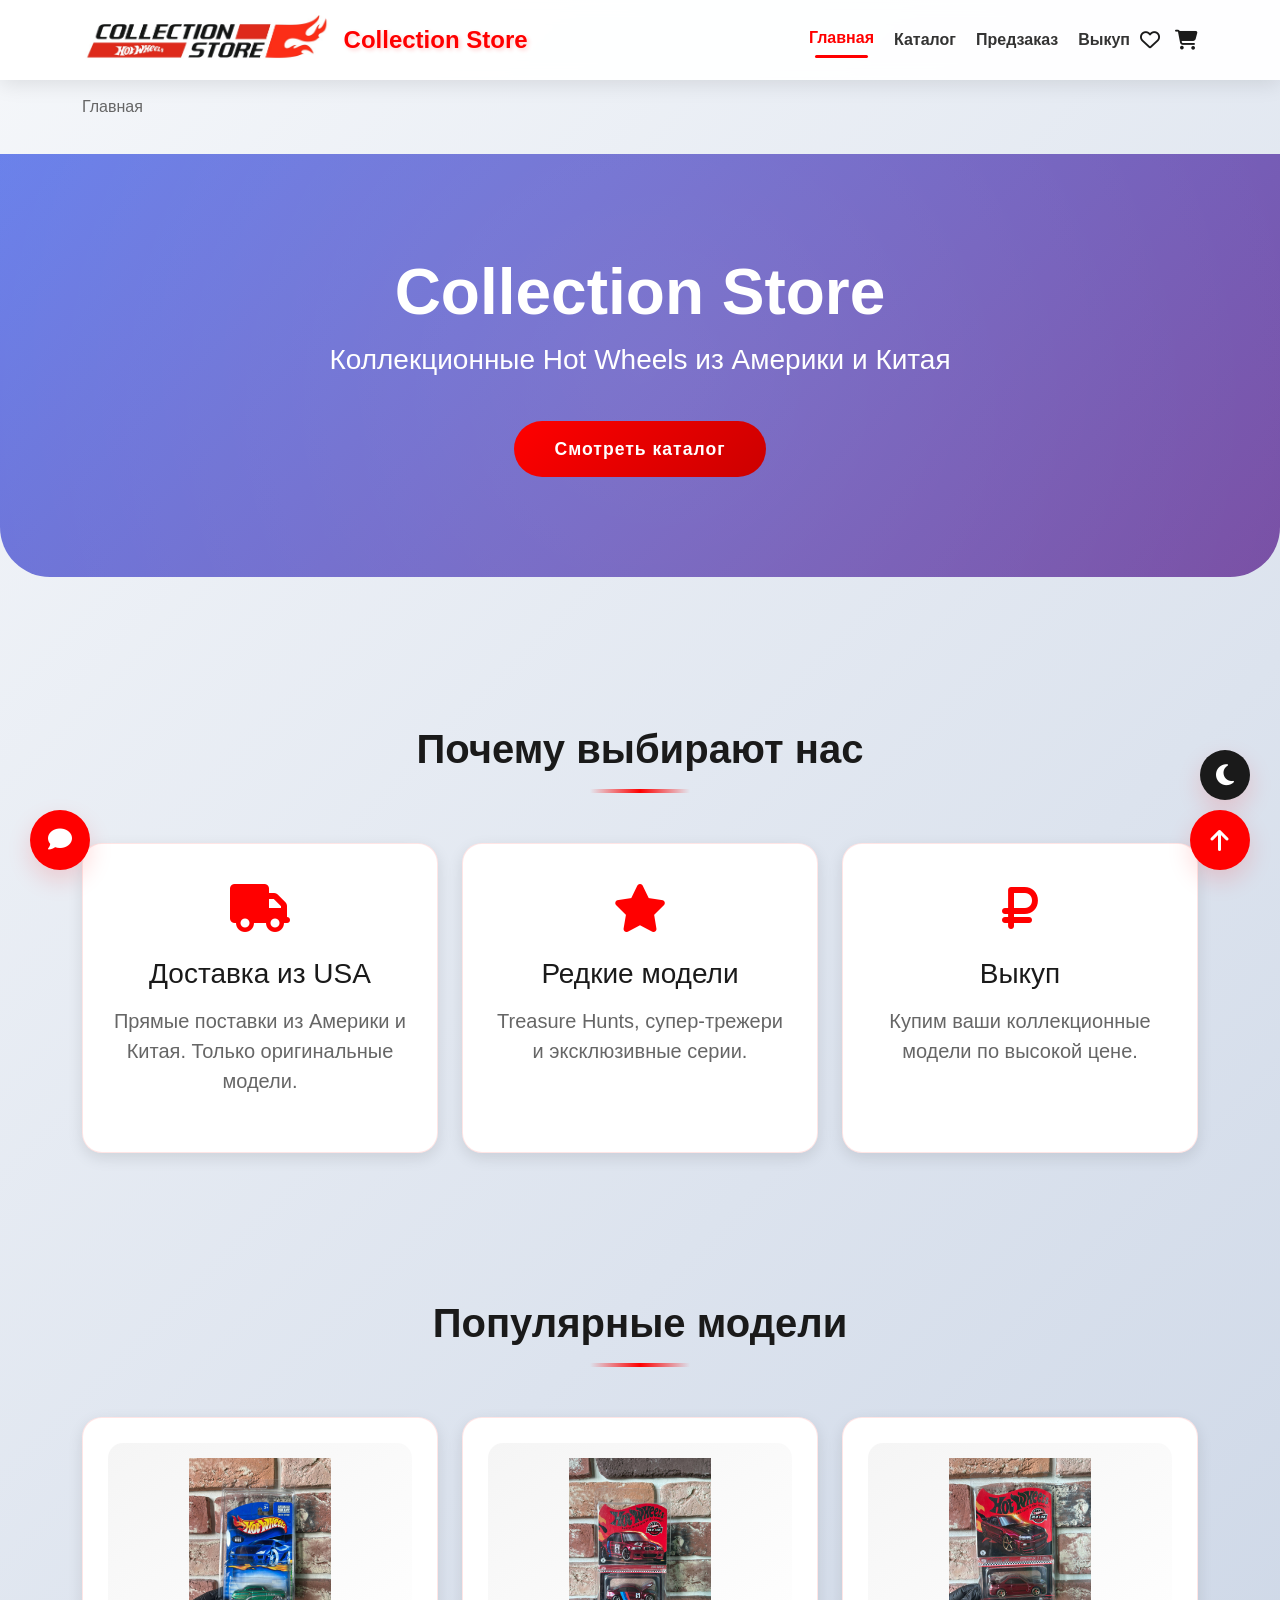
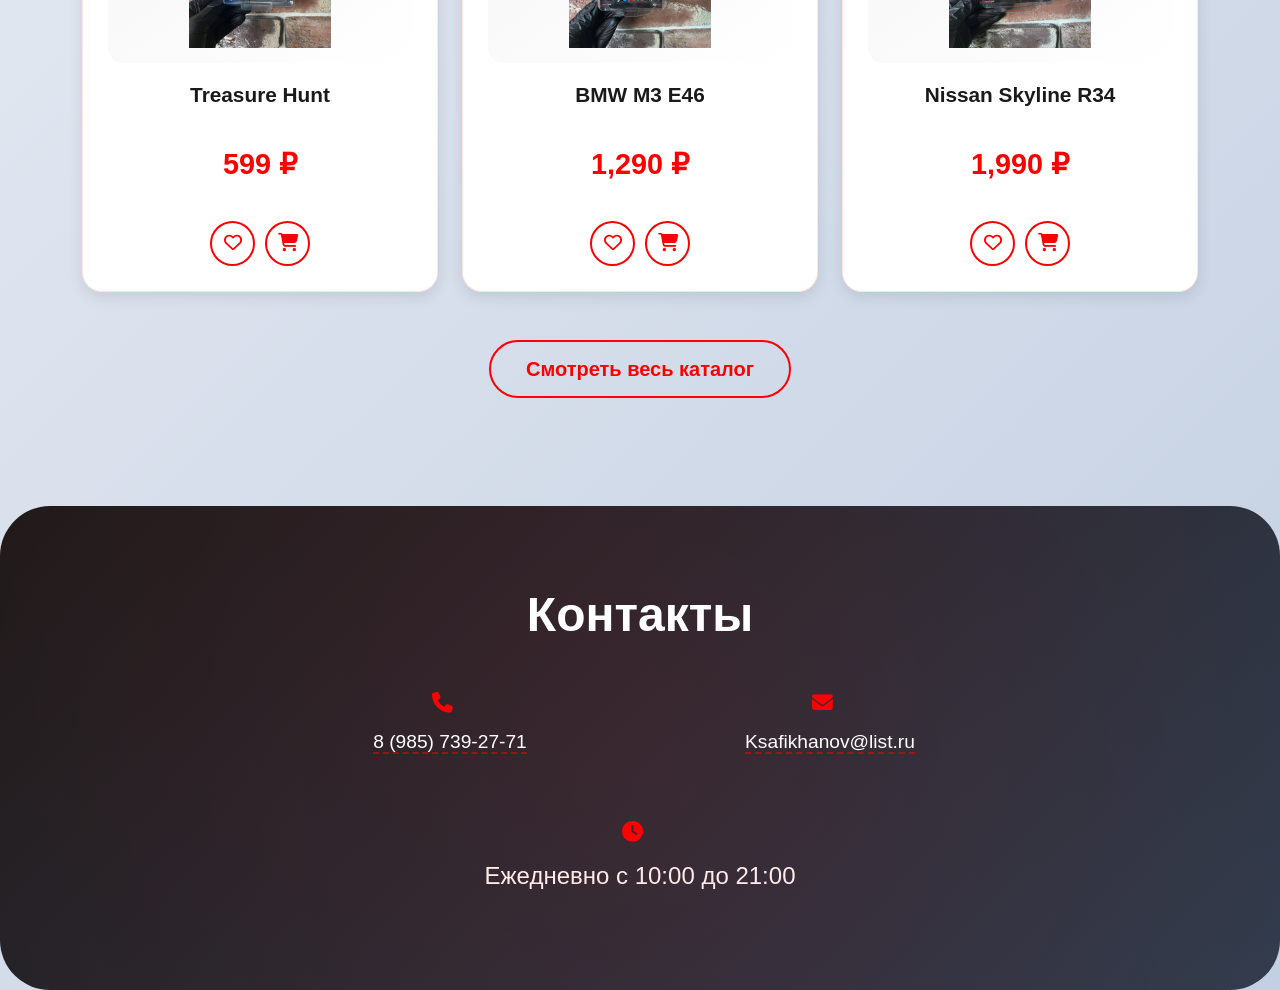
<file: index.html>
<!DOCTYPE html>
<html lang="ru">
<head>
    <meta charset="UTF-8">
    <meta name="viewport" content="width=device-width, initial-scale=1.0">
    <title>Collection Store - Hot Wheels</title>
    <link href="https://cdn.jsdelivr.net/npm/bootstrap@5.3.2/dist/css/bootstrap.min.css" rel="stylesheet">
    <link rel="stylesheet" href="https://cdnjs.cloudflare.com/ajax/libs/font-awesome/6.4.0/css/all.min.css">
    <link rel="stylesheet" href="style.css">
</head>
<body>
    <!-- Загрузочная анимация -->
    <div class="loading">
        <div class="loading-spinner"></div>
    </div>

    <!-- Навигация -->
    <nav class="navbar navbar-expand-lg fixed-top">
        <div class="container">
            <a class="navbar-brand" href="index.html">
                <img src="log.jpg" alt="Collection Store" style="height: 50px; width: auto; border-radius: 10px;" onerror="this.style.display='none'">
                <span class="brand-name">Collection Store</span>
            </a>
            <button class="navbar-toggler" type="button" data-bs-toggle="collapse" data-bs-target="#navbarNav">
                <span class="navbar-toggler-icon"></span>
            </button>
            <div class="collapse navbar-collapse" id="navbarNav">
                <ul class="navbar-nav ms-auto">
                    <li class="nav-item"><a class="nav-link active" href="index.html">Главная</a></li>
                    <li class="nav-item"><a class="nav-link" href="catalog.html">Каталог</a></li>
                    <li class="nav-item"><a class="nav-link" href="order.html">Предзаказ</a></li>
                    <li class="nav-item"><a class="nav-link" href="ransom.html">Выкуп</a></li>
                </ul>
                <div class="nav-icons">
                    <a href="favorites.html" class="nav-icon">
                        <i class="far fa-heart"></i>
                        <span class="badge favorites-count">0</span>
                    </a>
                    <a href="cart.html" class="nav-icon">
                        <i class="fas fa-shopping-cart"></i>
                        <span class="badge cart-count">0</span>
                    </a>
                </div>
            </div>
        </div>
    </nav>

    <!-- Хлебные крошки -->
    <div class="container">
        <nav aria-label="breadcrumb">
            <ol class="breadcrumb">
                <li class="breadcrumb-item active">Главная</li>
            </ol>
        </nav>
    </div>

    <main>
        <!-- Hero секция -->
        <section class="hero-section">
            <div class="container text-center">
                <h1 class="display-3 fw-bold">Collection Store</h1>
                <p class="lead fs-3">Коллекционные Hot Wheels из Америки и Китая</p>
                <a href="catalog.html" class="btn btn-primary btn-lg mt-4">Смотреть каталог</a>
            </div>
        </section>

        <!-- Преимущества -->
        <section class="container py-5">
            <h2 class="section-title">Почему выбирают нас</h2>
            <div class="row g-4">
                <div class="col-md-4">
                    <div class="feature-card">
                        <i class="fas fa-truck fa-3x"></i>
                        <h3>Доставка из USA</h3>
                        <p class="fs-5">Прямые поставки из Америки и Китая. Только оригинальные модели.</p>
                    </div>
                </div>
                <div class="col-md-4">
                    <div class="feature-card">
                        <i class="fas fa-star fa-3x"></i>
                        <h3>Редкие модели</h3>
                        <p class="fs-5">Treasure Hunts, супер-трежери и эксклюзивные серии.</p>
                    </div>
                </div>
                <div class="col-md-4">
                    <div class="feature-card">
                        <i class="fas fa-ruble-sign fa-3x"></i>
                        <h3>Выкуп</h3>
                        <p class="fs-5">Купим ваши коллекционные модели по высокой цене.</p>
                    </div>
                </div>
            </div>
        </section>

        <!-- Популярные товары -->
        <section class="container py-5">
            <h2 class="section-title">Популярные модели</h2>
            <div class="row g-4" id="popularProducts"></div>
            <div class="text-center mt-5">
                <a href="catalog.html" class="btn btn-outline-primary btn-lg">Смотреть весь каталог</a>
            </div>
        </section>

        <!-- Контакты -->
        <section class="contact-section">
            <div class="container text-center">
                <h2 class="display-5 mb-5">Контакты</h2>
                <div class="row justify-content-center">
                    <div class="col-md-8">
                        <div class="row">
                            <div class="col-md-6 mb-4">
                                <i class="fas fa-phone fa-2x mb-3"></i>
                                <p><a href="tel:+79857392771">8 (985) 739-27-71</a></p>
                            </div>
                            <div class="col-md-6 mb-4">
                                <i class="fas fa-envelope fa-2x mb-3"></i>
                                <p><a href="mailto:Ksafikhanov@list.ru">Ksafikhanov@list.ru</a></p>
                            </div>
                        </div>
                        <div class="mt-4">
                            <i class="fas fa-clock fa-2x mb-3"></i>
                            <p class="fs-4">Ежедневно с 10:00 до 21:00</p>
                        </div>
                    </div>
                </div>
            </div>
        </section>
    </main>

    <!-- Кнопка переключения темы -->
    <button class="theme-toggle">
        <i class="fas fa-moon"></i>
    </button>

    <!-- Кнопка "Наверх" -->
    <a href="#" class="back-to-home" title="Наверх">
        <i class="fas fa-arrow-up"></i>
    </a>

    <!-- Чат поддержки -->
    <div class="chat-widget">
        <button class="chat-toggle">
            <i class="fas fa-comment"></i>
        </button>
        <div class="chat-window">
            <div class="chat-header">
                <i class="fas fa-headset me-2"></i>
                Чат с поддержкой
            </div>
            <div class="chat-messages">
                <div class="message support">
                    <div class="message-bubble">
                        Здравствуйте! Чем мы можем вам помочь?
                    </div>
                </div>
            </div>
            <div class="chat-input">
                <input type="text" placeholder="Введите сообщение...">
                <button class="chat-send">
                    <i class="fas fa-paper-plane"></i>
                </button>
            </div>
        </div>
    </div>

    <script src="https://cdn.jsdelivr.net/npm/bootstrap@5.3.2/dist/js/bootstrap.bundle.min.js"></script>
    <script src="script.js"></script>
    <script>
        document.addEventListener('DOMContentLoaded', function() {
            const container = document.getElementById('popularProducts');
            if (container) {
                const popular = products.slice(0, 3);
                container.innerHTML = popular.map(product => `
                    <div class="col-md-4">
                        <div class="product-card" onclick="window.location.href='product.html?id=${product.id}'">
                            <img src="${product.image}" alt="${product.name}">
                            <h3>${product.name}</h3>
                            <p class="price">${product.price.toLocaleString()} ₽</p>
                            <div class="card-buttons">
                                <button class="card-btn favorite-btn ${isFavorite(product.id) ? 'active' : ''}" 
                                        data-id="${product.id}" 
                                        onclick="event.stopPropagation(); toggleFavorite(${product.id})">
                                    <i class="${isFavorite(product.id) ? 'fas' : 'far'} fa-heart"></i>
                                </button>
                                <button class="card-btn" onclick="event.stopPropagation(); addToCart(${product.id})">
                                    <i class="fas fa-shopping-cart"></i>
                                </button>
                            </div>
                        </div>
                    </div>
                `).join('');
            }
        });
    </script>
</body>
</html>
</file>
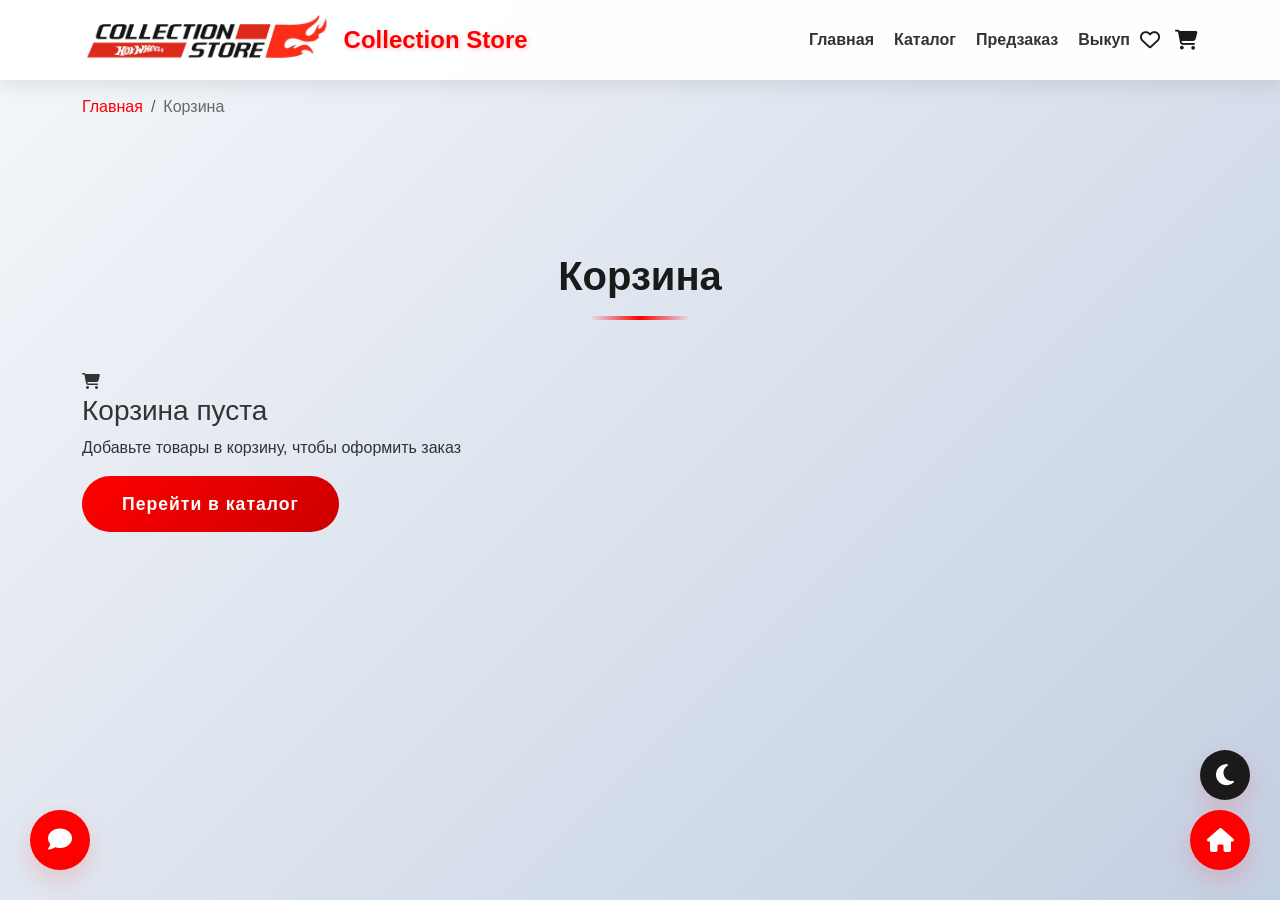
<file: cart.html>
<!DOCTYPE html>
<html lang="ru">
<head>
    <meta charset="UTF-8">
    <meta name="viewport" content="width=device-width, initial-scale=1.0">
    <title>Корзина - Collection Store</title>
    <link href="https://cdn.jsdelivr.net/npm/bootstrap@5.3.2/dist/css/bootstrap.min.css" rel="stylesheet">
    <link rel="stylesheet" href="https://cdnjs.cloudflare.com/ajax/libs/font-awesome/6.4.0/css/all.min.css">
    <link rel="stylesheet" href="style.css">
</head>
<body>
    <!-- Навигация -->
    <nav class="navbar navbar-expand-lg fixed-top">
        <div class="container">
            <a class="navbar-brand" href="index.html">
                <img src="log.jpg" alt="Collection Store" style="height: 50px; width: auto; border-radius: 10px;" onerror="this.style.display='none'">
                <span class="brand-name">Collection Store</span>
            </a>
            <button class="navbar-toggler" type="button" data-bs-toggle="collapse" data-bs-target="#navbarNav">
                <span class="navbar-toggler-icon"></span>
            </button>
            <div class="collapse navbar-collapse" id="navbarNav">
                <ul class="navbar-nav ms-auto">
                    <li class="nav-item"><a class="nav-link" href="index.html">Главная</a></li>
                    <li class="nav-item"><a class="nav-link" href="catalog.html">Каталог</a></li>
                    <li class="nav-item"><a class="nav-link" href="order.html">Предзаказ</a></li>
                    <li class="nav-item"><a class="nav-link" href="ransom.html">Выкуп</a></li>
                </ul>
                <div class="nav-icons">
                    <a href="favorites.html" class="nav-icon">
                        <i class="far fa-heart"></i>
                        <span class="badge favorites-count">0</span>
                    </a>
                    <a href="cart.html" class="nav-icon">
                        <i class="fas fa-shopping-cart"></i>
                        <span class="badge cart-count">0</span>
                    </a>
                </div>
            </div>
        </div>
    </nav>

    <!-- Хлебные крошки -->
    <div class="container">
        <nav aria-label="breadcrumb">
            <ol class="breadcrumb">
                <li class="breadcrumb-item"><a href="index.html">Главная</a></li>
                <li class="breadcrumb-item active">Корзина</li>
            </ol>
        </nav>
    </div>

    <main class="container py-5 cart-page">
        <h1 class="page-title">Корзина</h1>
        
        <div class="row">
            <div class="col-lg-8">
                <div id="cartItems"></div>
            </div>
            
            <div class="col-lg-4">
                <div class="cart-summary" id="cartSummary">
                    <h3 class="mb-4">Ваш заказ</h3>
                    
                    <div class="d-flex justify-content-between mb-3">
                        <span>Товары:</span>
                        <span id="cartItemsCount">0</span>
                    </div>
                    
                    <div class="d-flex justify-content-between mb-3">
                        <span>Доставка:</span>
                        <span>Бесплатно</span>
                    </div>
                    
                    <hr>
                    
                    <div class="cart-total">
                        <span>Итого:</span>
                        <span id="cartTotal">0 ₽</span>
                    </div>
                    
                    <button class="checkout-btn mt-4" onclick="showNotification('Заказ оформлен! Скоро мы свяжемся с вами', 'success')">
                        Оформить заказ
                    </button>
                    
                    <p class="text-muted text-center mt-3 small">
                        Нажимая кнопку, вы соглашаетесь с условиями обработки данных
                    </p>
                </div>
            </div>
        </div>
    </main>

    <button class="theme-toggle">
        <i class="fas fa-moon"></i>
    </button>

    <a href="index.html" class="back-to-home" title="На главную">
        <i class="fas fa-home"></i>
    </a>

    <div class="chat-widget">
        <button class="chat-toggle">
            <i class="fas fa-comment"></i>
        </button>
        <div class="chat-window">
            <div class="chat-header">
                <i class="fas fa-headset me-2"></i>
                Чат с поддержкой
            </div>
            <div class="chat-messages">
                <div class="message support">
                    <div class="message-bubble">
                        Здравствуйте! Чем мы можем вам помочь?
                    </div>
                </div>
            </div>
            <div class="chat-input">
                <input type="text" placeholder="Введите сообщение...">
                <button class="chat-send">
                    <i class="fas fa-paper-plane"></i>
                </button>
            </div>
        </div>
    </div>

    <script src="https://cdn.jsdelivr.net/npm/bootstrap@5.3.2/dist/js/bootstrap.bundle.min.js"></script>
    <script src="script.js"></script>
</body>
</html>
</file>
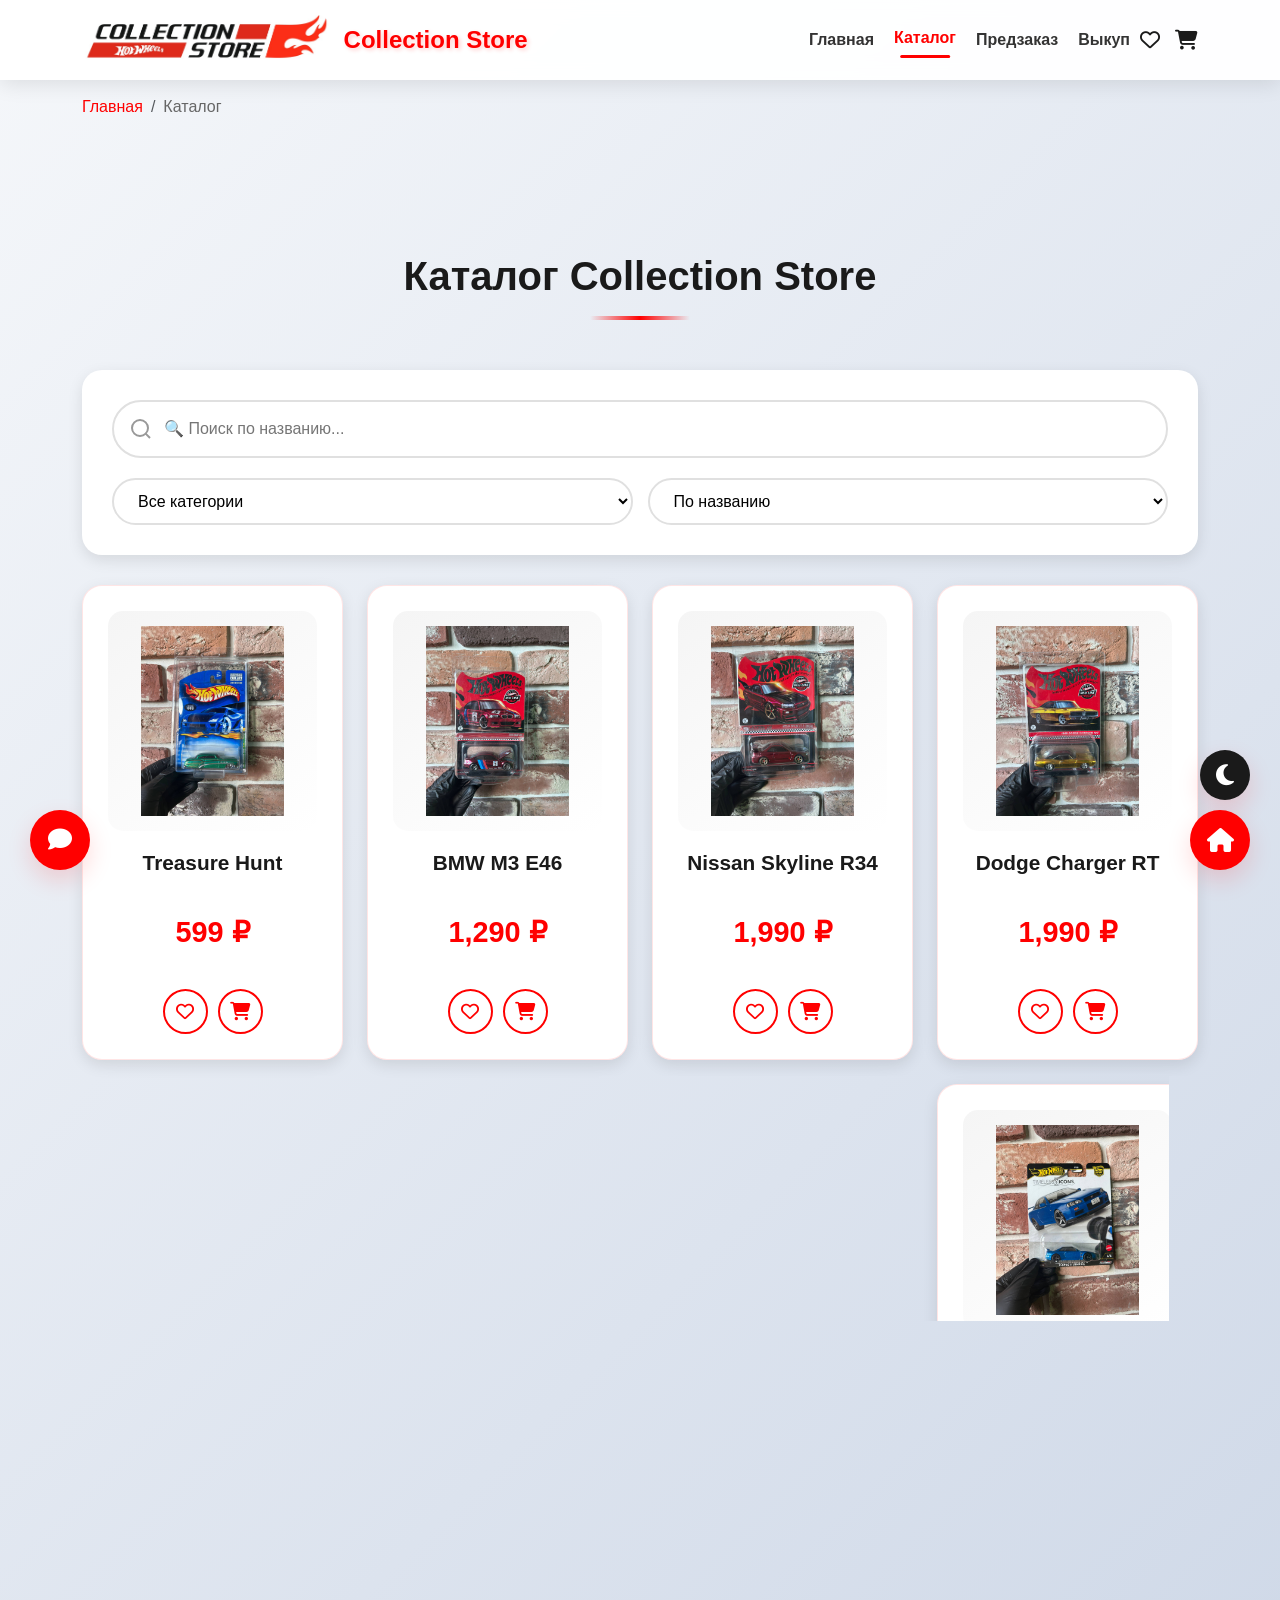
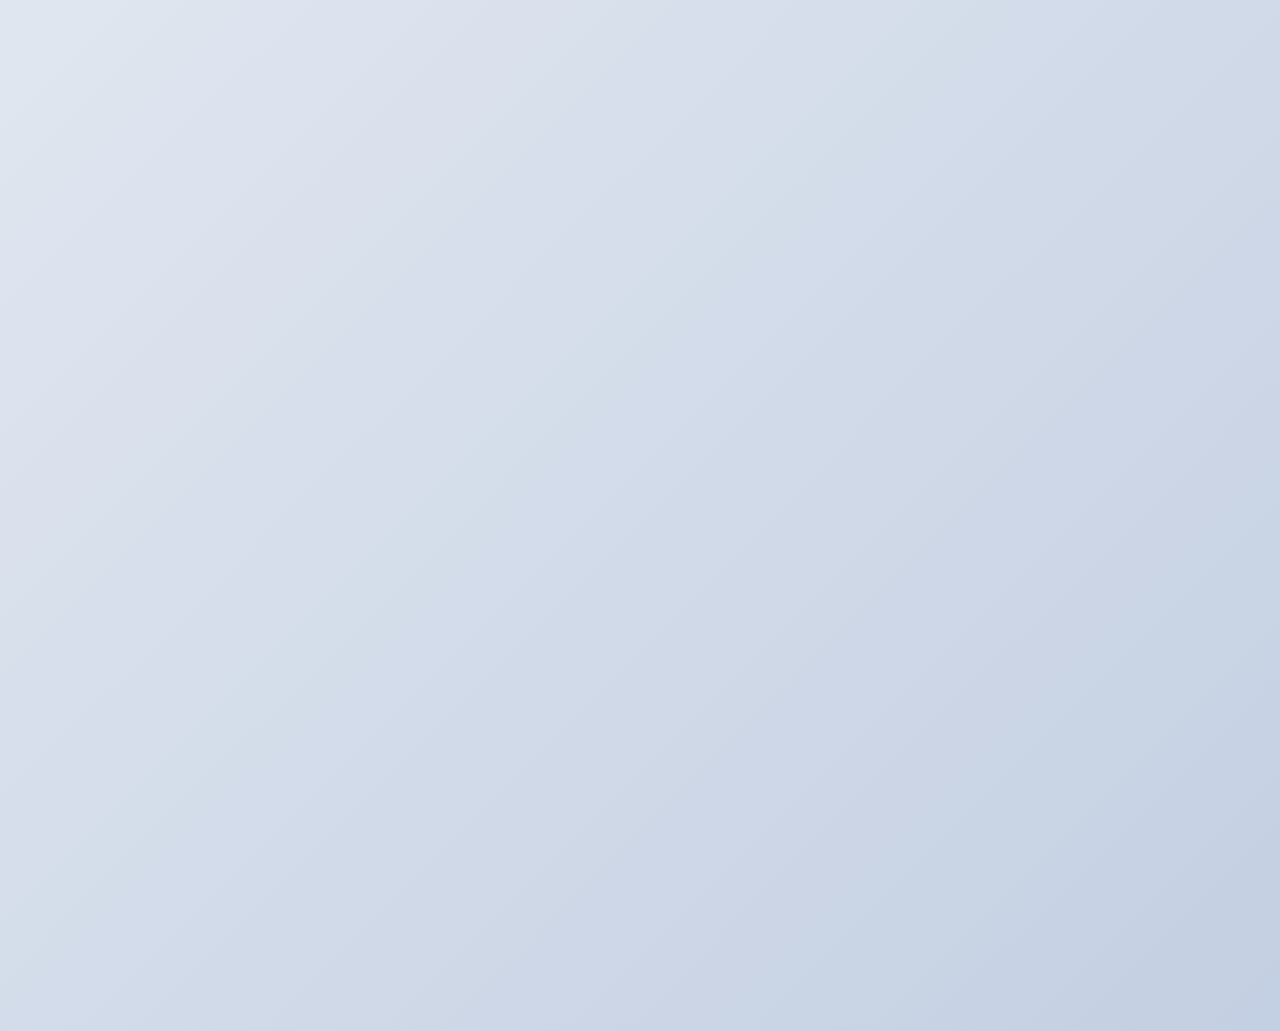
<file: catalog.html>
<!DOCTYPE html>
<html lang="ru">
<head>
    <meta charset="UTF-8">
    <meta name="viewport" content="width=device-width, initial-scale=1.0">
    <title>Каталог - Collection Store</title>
    <link href="https://cdn.jsdelivr.net/npm/bootstrap@5.3.2/dist/css/bootstrap.min.css" rel="stylesheet">
    <link rel="stylesheet" href="https://cdnjs.cloudflare.com/ajax/libs/font-awesome/6.4.0/css/all.min.css">
    <link rel="stylesheet" href="style.css">
</head>
<body>
    <!-- Навигация -->
    <nav class="navbar navbar-expand-lg fixed-top">
        <div class="container">
            <a class="navbar-brand" href="index.html">
                <img src="log.jpg" alt="Collection Store" style="height: 50px; width: auto; border-radius: 10px;" onerror="this.style.display='none'">
                <span class="brand-name">Collection Store</span>
            </a>
            <button class="navbar-toggler" type="button" data-bs-toggle="collapse" data-bs-target="#navbarNav">
                <span class="navbar-toggler-icon"></span>
            </button>
            <div class="collapse navbar-collapse" id="navbarNav">
                <ul class="navbar-nav ms-auto">
                    <li class="nav-item"><a class="nav-link" href="index.html">Главная</a></li>
                    <li class="nav-item"><a class="nav-link active" href="catalog.html">Каталог</a></li>
                    <li class="nav-item"><a class="nav-link" href="order.html">Предзаказ</a></li>
                    <li class="nav-item"><a class="nav-link" href="ransom.html">Выкуп</a></li>
                </ul>
                <div class="nav-icons">
                    <a href="favorites.html" class="nav-icon">
                        <i class="far fa-heart"></i>
                        <span class="badge favorites-count">0</span>
                    </a>
                    <a href="cart.html" class="nav-icon">
                        <i class="fas fa-shopping-cart"></i>
                        <span class="badge cart-count">0</span>
                    </a>
                </div>
            </div>
        </div>
    </nav>

    <!-- Хлебные крошки -->
    <div class="container">
        <nav aria-label="breadcrumb">
            <ol class="breadcrumb">
                <li class="breadcrumb-item"><a href="index.html">Главная</a></li>
                <li class="breadcrumb-item active">Каталог</li>
            </ol>
        </nav>
    </div>

    <main class="container py-5 catalog-page">
        <h1 class="page-title">Каталог Collection Store</h1>
        
        <div class="search-section">
            <input type="text" id="searchInput" class="search-input" placeholder="🔍 Поиск по названию...">
            
            <div class="filters">
                <select id="filterCategory" class="filter-select">
                    <option value="all">Все категории</option>
                    <option value="treasure">Treasure Hunts</option>
                    <option value="rlk">Red Line Club</option>
                    <option value="premium">Premium</option>
                    <option value="special">Special</option>
                    <option value="standard">Стандартные</option>
                </select>
                
                <select id="filterSort" class="filter-select">
                    <option value="name">По названию</option>
                    <option value="price-asc">По цене (возрастание)</option>
                    <option value="price-desc">По цене (убывание)</option>
                </select>
            </div>
        </div>
        
        <div class="row g-4" id="productsContainer"></div>
    </main>

    <!-- Кнопка переключения темы -->
    <button class="theme-toggle">
        <i class="fas fa-moon"></i>
    </button>

    <!-- Кнопка "На главную" -->
    <a href="index.html" class="back-to-home" title="На главную">
        <i class="fas fa-home"></i>
    </a>

    <!-- Чат поддержки -->
    <div class="chat-widget">
        <button class="chat-toggle">
            <i class="fas fa-comment"></i>
        </button>
        <div class="chat-window">
            <div class="chat-header">
                <i class="fas fa-headset me-2"></i>
                Чат с поддержкой
            </div>
            <div class="chat-messages">
                <div class="message support">
                    <div class="message-bubble">
                        Здравствуйте! Чем мы можем вам помочь?
                    </div>
                </div>
            </div>
            <div class="chat-input">
                <input type="text" placeholder="Введите сообщение...">
                <button class="chat-send">
                    <i class="fas fa-paper-plane"></i>
                </button>
            </div>
        </div>
    </div>

    <script src="https://cdn.jsdelivr.net/npm/bootstrap@5.3.2/dist/js/bootstrap.bundle.min.js"></script>
    <script src="script.js"></script>
</body>
</html>
</file>
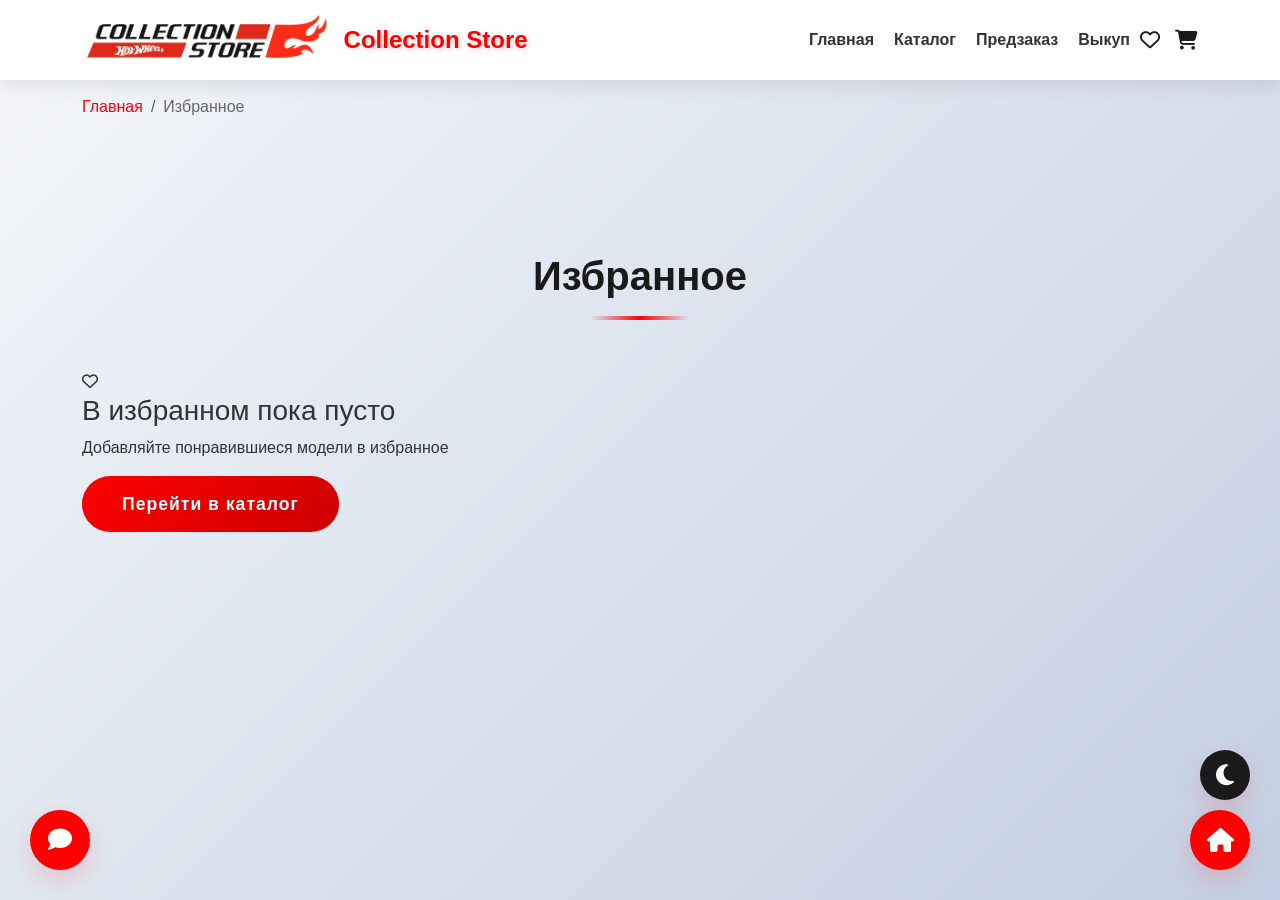
<file: favorites.html>
<!DOCTYPE html>
<html lang="ru">
<head>
    <meta charset="UTF-8">
    <meta name="viewport" content="width=device-width, initial-scale=1.0">
    <title>Избранное - Collection Store</title>
    <link href="https://cdn.jsdelivr.net/npm/bootstrap@5.3.2/dist/css/bootstrap.min.css" rel="stylesheet">
    <link rel="stylesheet" href="https://cdnjs.cloudflare.com/ajax/libs/font-awesome/6.4.0/css/all.min.css">
    <link rel="stylesheet" href="style.css">
</head>
<body>
    <!-- Навигация -->
    <nav class="navbar navbar-expand-lg fixed-top">
        <div class="container">
            <a class="navbar-brand" href="index.html">
                <img src="log.jpg" alt="Collection Store" style="height: 50px; width: auto; border-radius: 10px;" onerror="this.style.display='none'">
                <span class="brand-name">Collection Store</span>
            </a>
            <button class="navbar-toggler" type="button" data-bs-toggle="collapse" data-bs-target="#navbarNav">
                <span class="navbar-toggler-icon"></span>
            </button>
            <div class="collapse navbar-collapse" id="navbarNav">
                <ul class="navbar-nav ms-auto">
                    <li class="nav-item"><a class="nav-link" href="index.html">Главная</a></li>
                    <li class="nav-item"><a class="nav-link" href="catalog.html">Каталог</a></li>
                    <li class="nav-item"><a class="nav-link" href="order.html">Предзаказ</a></li>
                    <li class="nav-item"><a class="nav-link" href="ransom.html">Выкуп</a></li>
                </ul>
                <div class="nav-icons">
                    <a href="favorites.html" class="nav-icon">
                        <i class="far fa-heart"></i>
                        <span class="badge favorites-count">0</span>
                    </a>
                    <a href="cart.html" class="nav-icon">
                        <i class="fas fa-shopping-cart"></i>
                        <span class="badge cart-count">0</span>
                    </a>
                </div>
            </div>
        </div>
    </nav>

    <!-- Хлебные крошки -->
    <div class="container">
        <nav aria-label="breadcrumb">
            <ol class="breadcrumb">
                <li class="breadcrumb-item"><a href="index.html">Главная</a></li>
                <li class="breadcrumb-item active">Избранное</li>
            </ol>
        </nav>
    </div>

    <main class="container py-5 favorites-page">
        <h1 class="page-title">Избранное</h1>
        
        <div class="row g-4" id="favoritesContainer"></div>
    </main>

    <button class="theme-toggle">
        <i class="fas fa-moon"></i>
    </button>

    <a href="index.html" class="back-to-home" title="На главную">
        <i class="fas fa-home"></i>
    </a>

    <div class="chat-widget">
        <button class="chat-toggle">
            <i class="fas fa-comment"></i>
        </button>
        <div class="chat-window">
            <div class="chat-header">
                <i class="fas fa-headset me-2"></i>
                Чат с поддержкой
            </div>
            <div class="chat-messages">
                <div class="message support">
                    <div class="message-bubble">
                        Здравствуйте! Чем мы можем вам помочь?
                    </div>
                </div>
            </div>
            <div class="chat-input">
                <input type="text" placeholder="Введите сообщение...">
                <button class="chat-send">
                    <i class="fas fa-paper-plane"></i>
                </button>
            </div>
        </div>
    </div>

    <script src="https://cdn.jsdelivr.net/npm/bootstrap@5.3.2/dist/js/bootstrap.bundle.min.js"></script>
    <script src="script.js"></script>
</body>
</html>
</file>
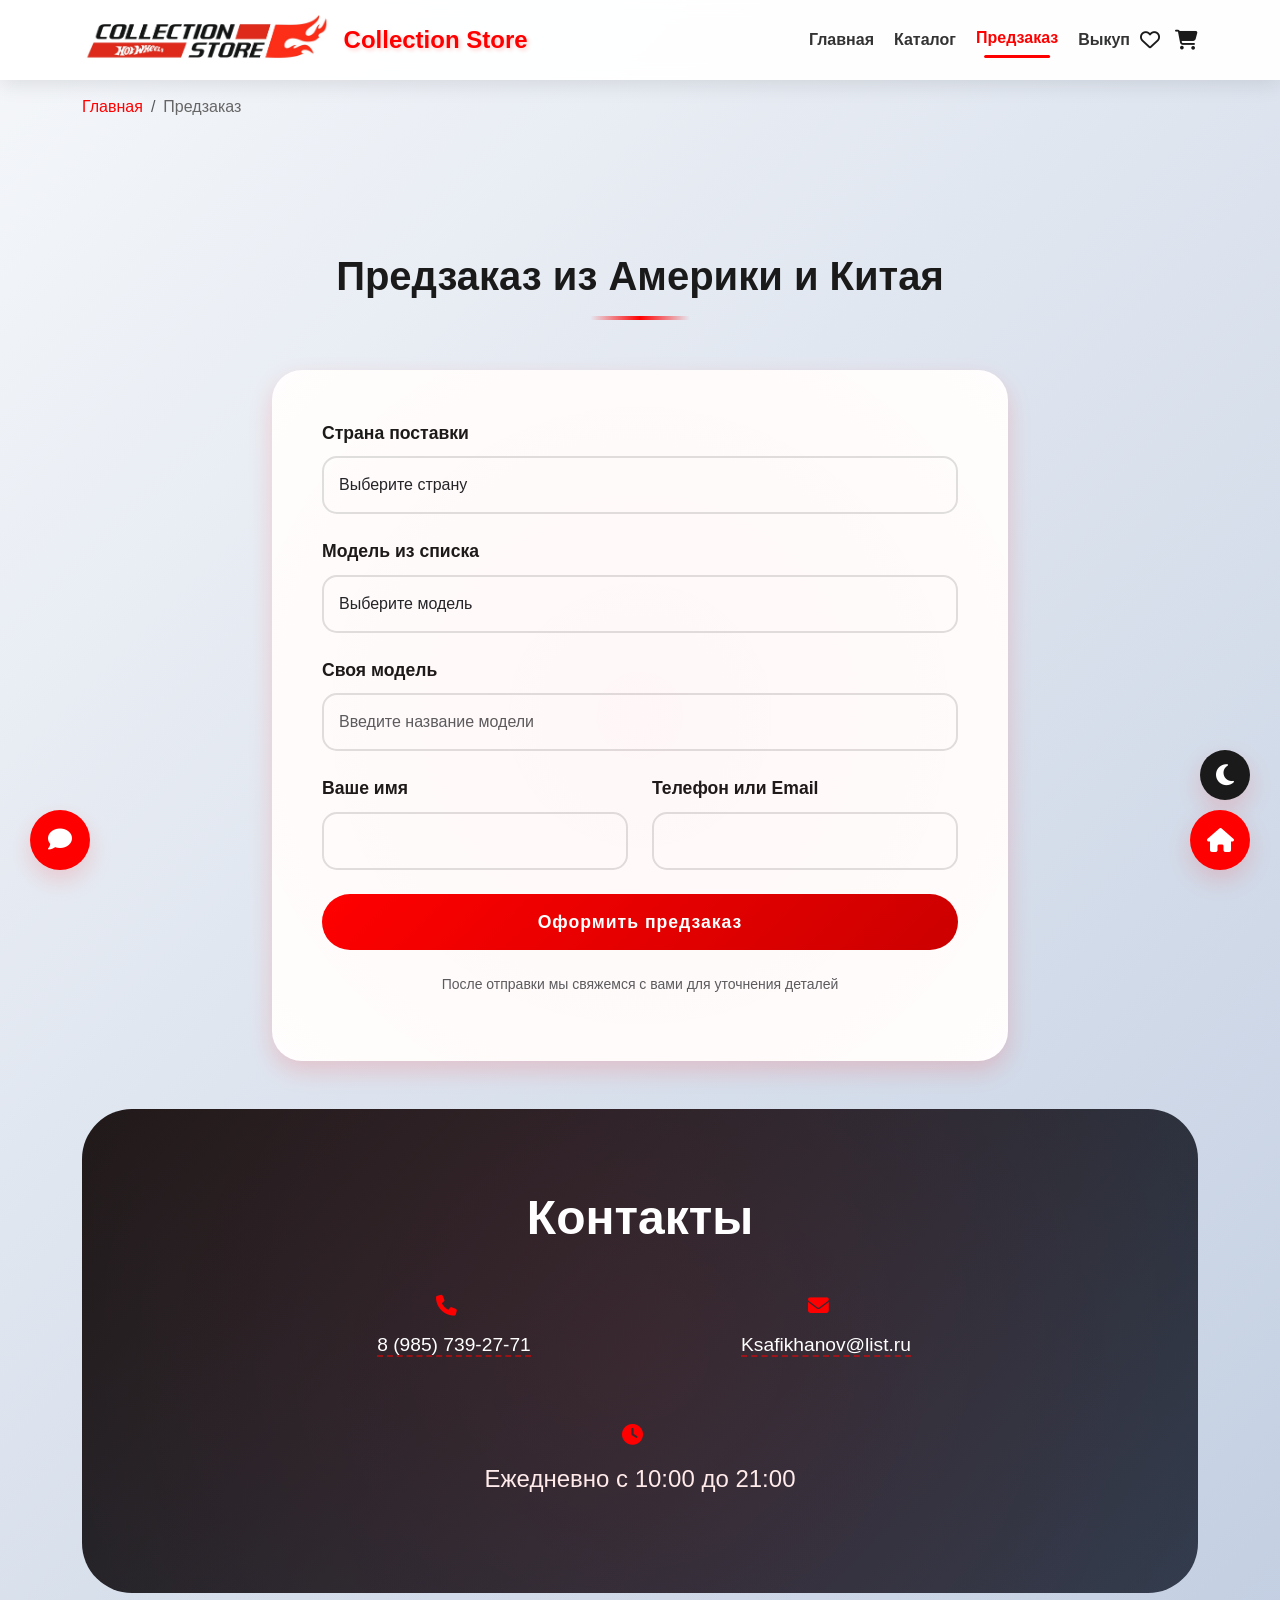
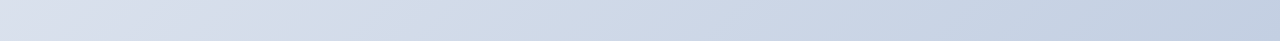
<file: order.html>
<!DOCTYPE html>
<html lang="ru">
<head>
    <meta charset="UTF-8">
    <meta name="viewport" content="width=device-width, initial-scale=1.0">
    <title>Предзаказ - Collection Store</title>
    <link href="https://cdn.jsdelivr.net/npm/bootstrap@5.3.2/dist/css/bootstrap.min.css" rel="stylesheet">
    <link rel="stylesheet" href="https://cdnjs.cloudflare.com/ajax/libs/font-awesome/6.4.0/css/all.min.css">
    <link rel="stylesheet" href="style.css">
</head>
<body>
    <!-- Навигация -->
    <nav class="navbar navbar-expand-lg fixed-top">
        <div class="container">
            <a class="navbar-brand" href="index.html">
                <img src="log.jpg" alt="Collection Store" style="height: 50px; width: auto; border-radius: 10px;" onerror="this.style.display='none'">
                <span class="brand-name">Collection Store</span>
            </a>
            <button class="navbar-toggler" type="button" data-bs-toggle="collapse" data-bs-target="#navbarNav">
                <span class="navbar-toggler-icon"></span>
            </button>
            <div class="collapse navbar-collapse" id="navbarNav">
                <ul class="navbar-nav ms-auto">
                    <li class="nav-item"><a class="nav-link" href="index.html">Главная</a></li>
                    <li class="nav-item"><a class="nav-link" href="catalog.html">Каталог</a></li>
                    <li class="nav-item"><a class="nav-link active" href="order.html">Предзаказ</a></li>
                    <li class="nav-item"><a class="nav-link" href="ransom.html">Выкуп</a></li>
                </ul>
                <div class="nav-icons">
                    <a href="favorites.html" class="nav-icon">
                        <i class="far fa-heart"></i>
                        <span class="badge favorites-count">0</span>
                    </a>
                    <a href="cart.html" class="nav-icon">
                        <i class="fas fa-shopping-cart"></i>
                        <span class="badge cart-count">0</span>
                    </a>
                </div>
            </div>
        </div>
    </nav>

    <!-- Хлебные крошки -->
    <div class="container">
        <nav aria-label="breadcrumb">
            <ol class="breadcrumb">
                <li class="breadcrumb-item"><a href="index.html">Главная</a></li>
                <li class="breadcrumb-item active">Предзаказ</li>
            </ol>
        </nav>
    </div>

    <main class="container py-5">
        <h1 class="page-title">Предзаказ из Америки и Китая</h1>
        
        <div class="row justify-content-center">
            <div class="col-md-8">
                <div class="form-container">
                    <form id="orderForm">
                        <div class="mb-4">
                            <label class="form-label">Страна поставки</label>
                            <select class="form-control" required>
                                <option value="">Выберите страну</option>
                                <option value="USA">США</option>
                                <option value="China">Китай</option>
                            </select>
                        </div>
                        
                        <div class="mb-4">
                            <label class="form-label">Модель из списка</label>
                            <select class="form-control">
                                <option value="">Выберите модель</option>
                                <option>Treasure Hunt</option>
                                <option>Japan Historics 3</option>
                                <option>Batmobile Tumbler</option>
                                <option>Mario Kart</option>
                                <option>Ford GT40</option>
                                <option>HW Race Day</option>
                                <option>Fast & Furious</option>
                            </select>
                        </div>
                        
                        <div class="mb-4">
                            <label class="form-label">Своя модель</label>
                            <input type="text" class="form-control" placeholder="Введите название модели">
                        </div>
                        
                        <div class="row">
                            <div class="col-md-6 mb-4">
                                <label class="form-label">Ваше имя</label>
                                <input type="text" class="form-control" required>
                            </div>
                            <div class="col-md-6 mb-4">
                                <label class="form-label">Телефон или Email</label>
                                <input type="text" class="form-control" required>
                            </div>
                        </div>
                        
                        <button type="submit" class="btn btn-primary w-100">Оформить предзаказ</button>
                        
                        <p class="text-muted text-center mt-4 small">
                            После отправки мы свяжемся с вами для уточнения деталей
                        </p>
                    </form>
                </div>
            </div>
        </div>
        
        <section class="contact-section mt-5">
            <div class="container text-center">
                <h2 class="display-5 mb-5">Контакты</h2>
                <div class="row justify-content-center">
                    <div class="col-md-8">
                        <div class="row">
                            <div class="col-md-6 mb-4">
                                <i class="fas fa-phone fa-2x mb-3"></i>
                                <p><a href="tel:+79857392771">8 (985) 739-27-71</a></p>
                            </div>
                            <div class="col-md-6 mb-4">
                                <i class="fas fa-envelope fa-2x mb-3"></i>
                                <p><a href="mailto:Ksafikhanov@list.ru">Ksafikhanov@list.ru</a></p>
                            </div>
                        </div>
                        <div class="mt-4">
                            <i class="fas fa-clock fa-2x mb-3"></i>
                            <p class="fs-4">Ежедневно с 10:00 до 21:00</p>
                        </div>
                    </div>
                </div>
            </div>
        </section>
    </main>

    <button class="theme-toggle">
        <i class="fas fa-moon"></i>
    </button>

    <a href="index.html" class="back-to-home" title="На главную">
        <i class="fas fa-home"></i>
    </a>

    <div class="chat-widget">
        <button class="chat-toggle">
            <i class="fas fa-comment"></i>
        </button>
        <div class="chat-window">
            <div class="chat-header">
                <i class="fas fa-headset me-2"></i>
                Чат с поддержкой
            </div>
            <div class="chat-messages">
                <div class="message support">
                    <div class="message-bubble">
                        Здравствуйте! Чем мы можем вам помочь?
                    </div>
                </div>
            </div>
            <div class="chat-input">
                <input type="text" placeholder="Введите сообщение...">
                <button class="chat-send">
                    <i class="fas fa-paper-plane"></i>
                </button>
            </div>
        </div>
    </div>

    <script src="https://cdn.jsdelivr.net/npm/bootstrap@5.3.2/dist/js/bootstrap.bundle.min.js"></script>
    <script src="script.js"></script>
    <script>
        document.getElementById('orderForm').addEventListener('submit', function(e) {
            e.preventDefault();
            showNotification('Спасибо! Мы свяжемся с вами в ближайшее время.', 'success');
            this.reset();
        });
    </script>
</body>
</html>
</file>
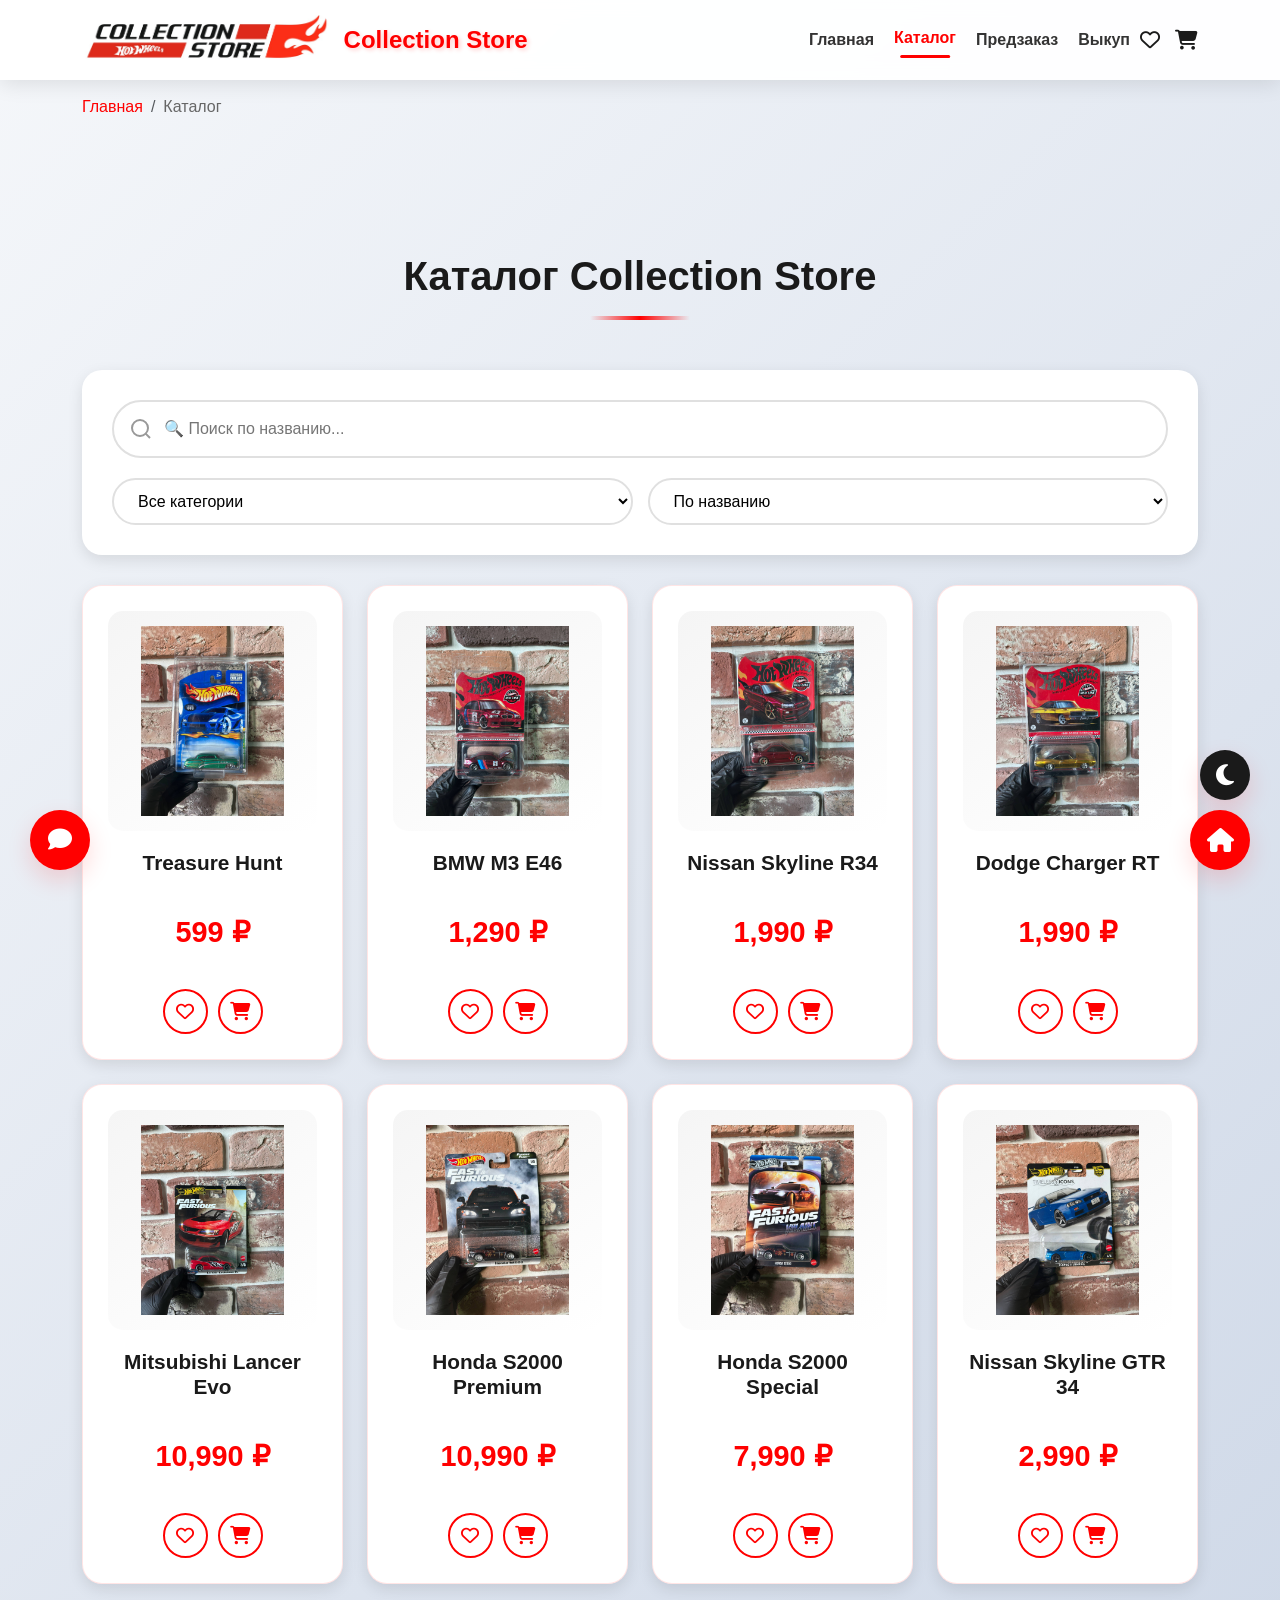
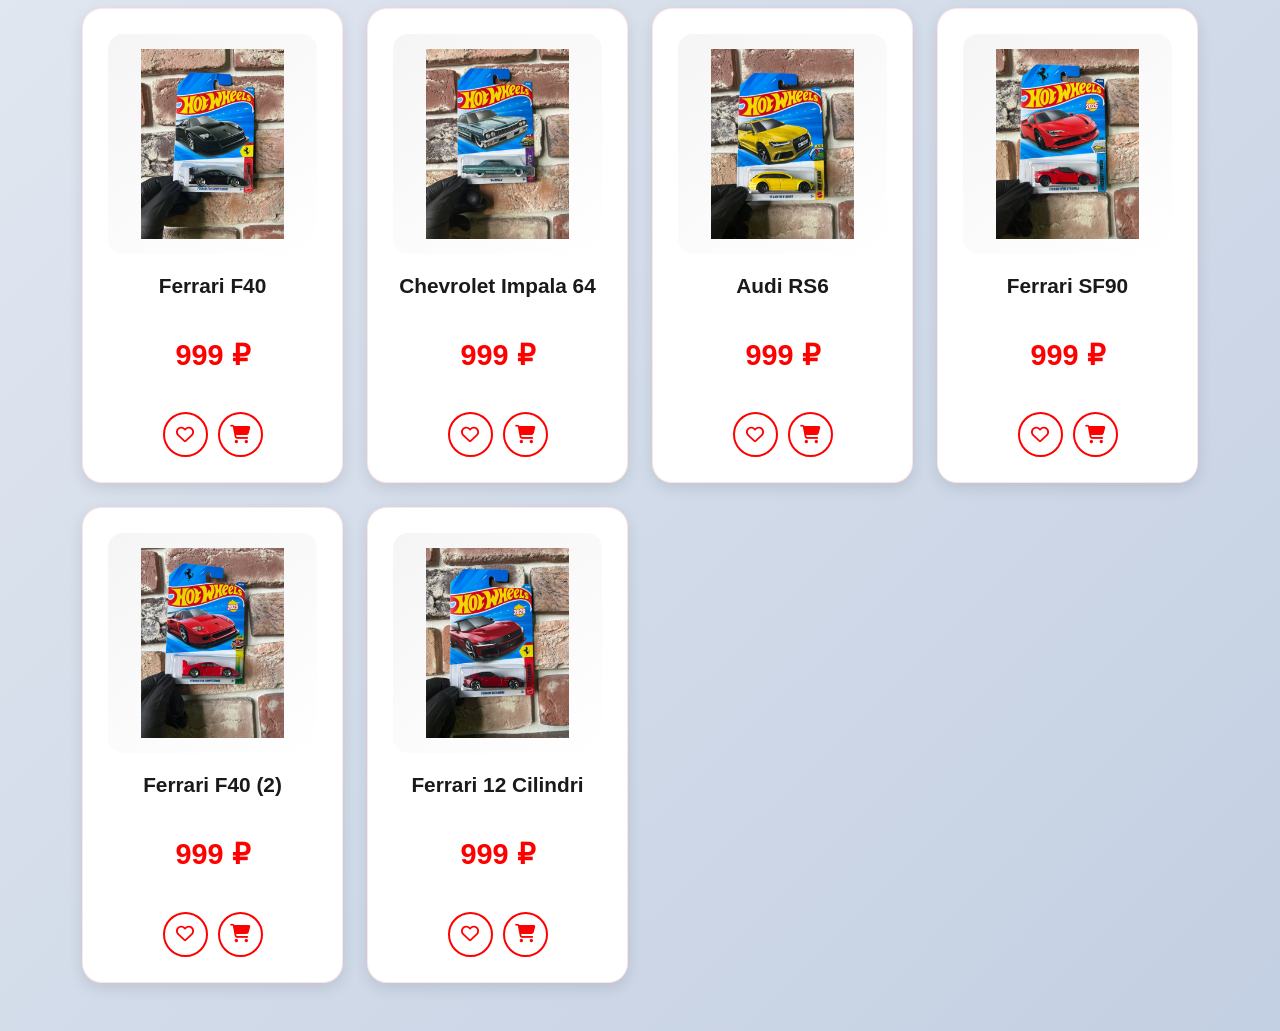
<file: product.html>
<!DOCTYPE html>
<html lang="ru">
<head>
    <meta charset="UTF-8">
    <meta name="viewport" content="width=device-width, initial-scale=1.0">
    <title>Товар - Collection Store</title>
    <link href="https://cdn.jsdelivr.net/npm/bootstrap@5.3.2/dist/css/bootstrap.min.css" rel="stylesheet">
    <link rel="stylesheet" href="https://cdnjs.cloudflare.com/ajax/libs/font-awesome/6.4.0/css/all.min.css">
    <link rel="stylesheet" href="style.css">
</head>
<body>
    <!-- Навигация -->
    <nav class="navbar navbar-expand-lg fixed-top">
        <div class="container">
            <a class="navbar-brand" href="index.html">
                <img src="log.jpg" alt="Collection Store" style="height: 50px; width: auto; border-radius: 10px;" onerror="this.style.display='none'">
                <span class="brand-name">Collection Store</span>
            </a>
            <button class="navbar-toggler" type="button" data-bs-toggle="collapse" data-bs-target="#navbarNav">
                <span class="navbar-toggler-icon"></span>
            </button>
            <div class="collapse navbar-collapse" id="navbarNav">
                <ul class="navbar-nav ms-auto">
                    <li class="nav-item"><a class="nav-link" href="index.html">Главная</a></li>
                    <li class="nav-item"><a class="nav-link" href="catalog.html">Каталог</a></li>
                    <li class="nav-item"><a class="nav-link" href="order.html">Предзаказ</a></li>
                    <li class="nav-item"><a class="nav-link" href="ransom.html">Выкуп</a></li>
                </ul>
                <div class="nav-icons">
                    <a href="favorites.html" class="nav-icon">
                        <i class="far fa-heart"></i>
                        <span class="badge favorites-count">0</span>
                    </a>
                    <a href="cart.html" class="nav-icon">
                        <i class="fas fa-shopping-cart"></i>
                        <span class="badge cart-count">0</span>
                    </a>
                </div>
            </div>
        </div>
    </nav>

    <!-- Хлебные крошки -->
    <div class="container">
        <nav aria-label="breadcrumb">
            <ol class="breadcrumb">
                <li class="breadcrumb-item"><a href="index.html">Главная</a></li>
                <li class="breadcrumb-item"><a href="catalog.html">Каталог</a></li>
                <li class="breadcrumb-item active" id="breadcrumbProduct">Товар</li>
            </ol>
        </nav>
    </div>

    <main class="container py-5 product-page">
        <div class="row">
            <div class="col-lg-6 mb-4">
                <div class="product-gallery">
                    <img src="" alt="" class="main-image" id="productImage">
                </div>
            </div>
            
            <div class="col-lg-6">
                <div class="product-info">
                    <h1 class="mb-3" id="productName"></h1>
                    
                    <p class="price display-4" id="productPrice"></p>
                    
                    <p class="lead" id="productDescription"></p>
                    
                    <div class="product-actions">
                        <div class="quantity-selector">
                            <button class="quantity-btn" id="decreaseQty">-</button>
                            <input type="number" class="quantity-input" id="quantity" value="1" min="1" max="99">
                            <button class="quantity-btn" id="increaseQty">+</button>
                        </div>
                        <button class="add-to-cart-btn" id="addToCartBtn">
                            <i class="fas fa-shopping-cart me-2"></i>
                            Добавить в корзину
                        </button>
                    </div>
                    
                    <div class="d-flex gap-3 mt-4">
                        <button class="btn btn-outline-primary flex-grow-1" id="favoriteBtn">
                            <i class="far fa-heart me-2"></i>
                            В избранное
                        </button>
                        <button class="btn btn-outline-primary flex-grow-1" onclick="window.location.href='catalog.html'">
                            <i class="fas fa-arrow-left me-2"></i>
                            Назад
                        </button>
                    </div>
                </div>
            </div>
        </div>
        
        <section class="mt-5">
            <h2 class="section-title">Похожие товары</h2>
            <div class="row g-4" id="similarProducts"></div>
        </section>
    </main>

    <button class="theme-toggle">
        <i class="fas fa-moon"></i>
    </button>

    <a href="index.html" class="back-to-home" title="На главную">
        <i class="fas fa-home"></i>
    </a>

    <div class="chat-widget">
        <button class="chat-toggle">
            <i class="fas fa-comment"></i>
        </button>
        <div class="chat-window">
            <div class="chat-header">
                <i class="fas fa-headset me-2"></i>
                Чат с поддержкой
            </div>
            <div class="chat-messages">
                <div class="message support">
                    <div class="message-bubble">
                        Здравствуйте! Чем мы можем вам помочь?
                    </div>
                </div>
            </div>
            <div class="chat-input">
                <input type="text" placeholder="Введите сообщение...">
                <button class="chat-send">
                    <i class="fas fa-paper-plane"></i>
                </button>
            </div>
        </div>
    </div>

    <script src="https://cdn.jsdelivr.net/npm/bootstrap@5.3.2/dist/js/bootstrap.bundle.min.js"></script>
    <script src="script.js"></script>
</body>
</html>
</file>
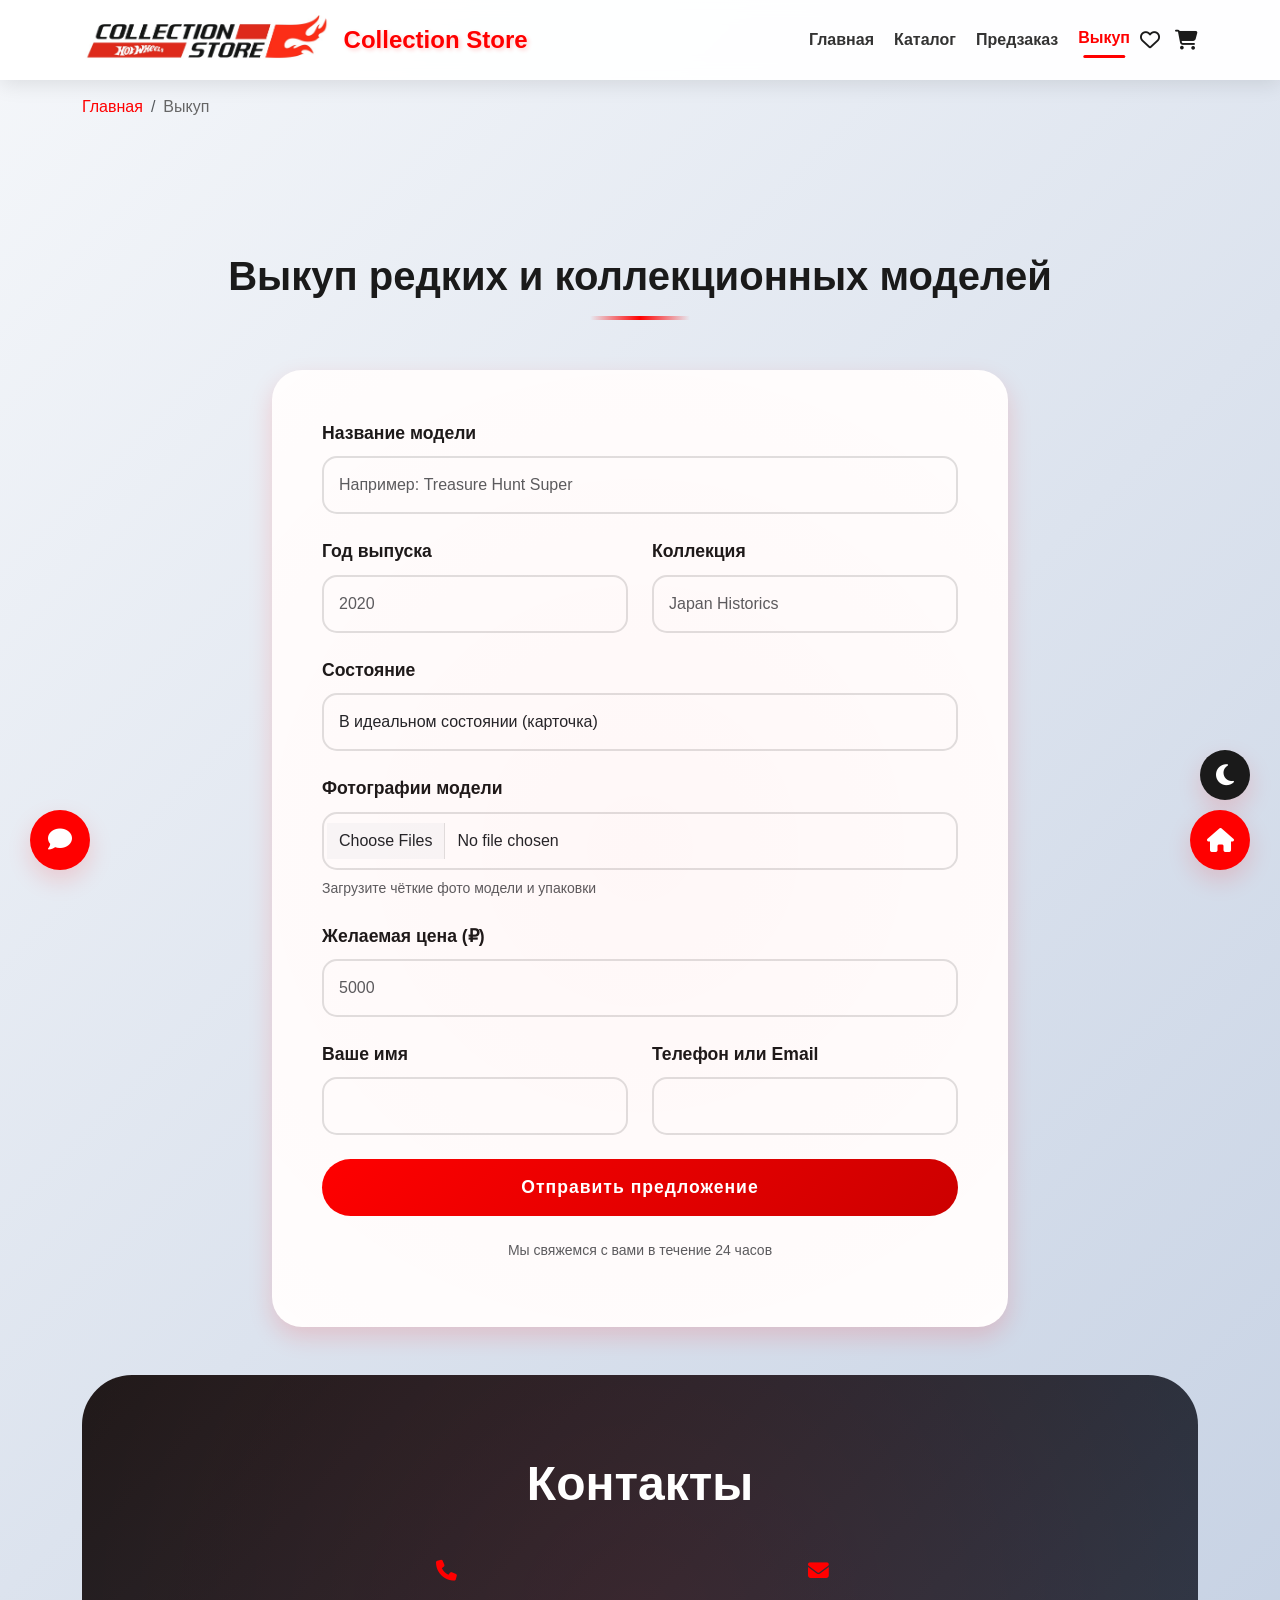
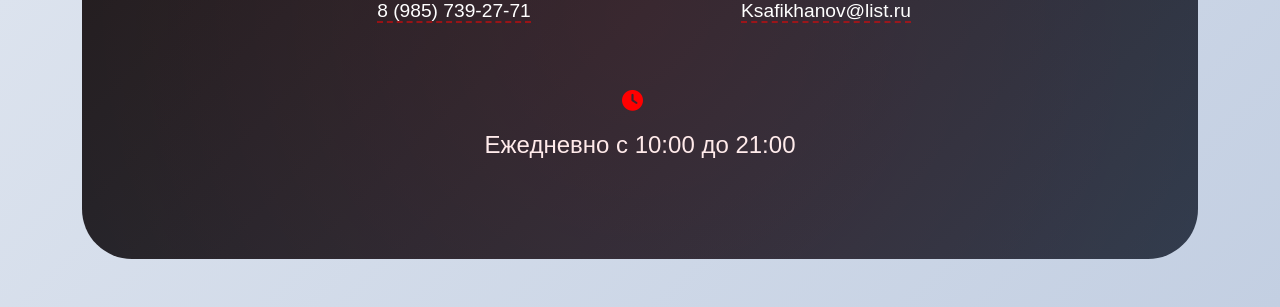
<file: ransom.html>
<!DOCTYPE html>
<html lang="ru">
<head>
    <meta charset="UTF-8">
    <meta name="viewport" content="width=device-width, initial-scale=1.0">
    <title>Выкуп - Collection Store</title>
    <link href="https://cdn.jsdelivr.net/npm/bootstrap@5.3.2/dist/css/bootstrap.min.css" rel="stylesheet">
    <link rel="stylesheet" href="https://cdnjs.cloudflare.com/ajax/libs/font-awesome/6.4.0/css/all.min.css">
    <link rel="stylesheet" href="style.css">
</head>
<body>
    <!-- Навигация -->
    <nav class="navbar navbar-expand-lg fixed-top">
        <div class="container">
            <a class="navbar-brand" href="index.html">
                <img src="log.jpg" alt="Collection Store" style="height: 50px; width: auto; border-radius: 10px;" onerror="this.style.display='none'">
                <span class="brand-name">Collection Store</span>
            </a>
            <button class="navbar-toggler" type="button" data-bs-toggle="collapse" data-bs-target="#navbarNav">
                <span class="navbar-toggler-icon"></span>
            </button>
            <div class="collapse navbar-collapse" id="navbarNav">
                <ul class="navbar-nav ms-auto">
                    <li class="nav-item"><a class="nav-link" href="index.html">Главная</a></li>
                    <li class="nav-item"><a class="nav-link" href="catalog.html">Каталог</a></li>
                    <li class="nav-item"><a class="nav-link" href="order.html">Предзаказ</a></li>
                    <li class="nav-item"><a class="nav-link active" href="ransom.html">Выкуп</a></li>
                </ul>
                <div class="nav-icons">
                    <a href="favorites.html" class="nav-icon">
                        <i class="far fa-heart"></i>
                        <span class="badge favorites-count">0</span>
                    </a>
                    <a href="cart.html" class="nav-icon">
                        <i class="fas fa-shopping-cart"></i>
                        <span class="badge cart-count">0</span>
                    </a>
                </div>
            </div>
        </div>
    </nav>

    <!-- Хлебные крошки -->
    <div class="container">
        <nav aria-label="breadcrumb">
            <ol class="breadcrumb">
                <li class="breadcrumb-item"><a href="index.html">Главная</a></li>
                <li class="breadcrumb-item active">Выкуп</li>
            </ol>
        </nav>
    </div>

    <main class="container py-5">
        <h1 class="page-title">Выкуп редких и коллекционных моделей</h1>
        
        <div class="row justify-content-center">
            <div class="col-md-8">
                <div class="form-container">
                    <form id="ransomForm">
                        <div class="mb-4">
                            <label class="form-label">Название модели</label>
                            <input type="text" class="form-control" placeholder="Например: Treasure Hunt Super" required>
                        </div>
                        
                        <div class="row">
                            <div class="col-md-6 mb-4">
                                <label class="form-label">Год выпуска</label>
                                <input type="text" class="form-control" placeholder="2020">
                            </div>
                            <div class="col-md-6 mb-4">
                                <label class="form-label">Коллекция</label>
                                <input type="text" class="form-control" placeholder="Japan Historics">
                            </div>
                        </div>
                        
                        <div class="mb-4">
                            <label class="form-label">Состояние</label>
                            <select class="form-control">
                                <option>В идеальном состоянии (карточка)</option>
                                <option>Хорошее состояние</option>
                                <option>Среднее состояние</option>
                                <option>Битая упаковка</option>
                                <option>Без упаковки</option>
                            </select>
                        </div>
                        
                        <div class="mb-4">
                            <label class="form-label">Фотографии модели</label>
                            <input type="file" class="form-control" multiple accept="image/*">
                            <small class="text-muted d-block mt-2">Загрузите чёткие фото модели и упаковки</small>
                        </div>
                        
                        <div class="mb-4">
                            <label class="form-label">Желаемая цена (₽)</label>
                            <input type="number" class="form-control" placeholder="5000">
                        </div>
                        
                        <div class="row">
                            <div class="col-md-6 mb-4">
                                <label class="form-label">Ваше имя</label>
                                <input type="text" class="form-control" required>
                            </div>
                            <div class="col-md-6 mb-4">
                                <label class="form-label">Телефон или Email</label>
                                <input type="text" class="form-control" required>
                            </div>
                        </div>
                        
                        <button type="submit" class="btn btn-primary w-100">Отправить предложение</button>
                        
                        <p class="text-muted text-center mt-4 small">
                            Мы свяжемся с вами в течение 24 часов
                        </p>
                    </form>
                </div>
            </div>
        </div>
        
        <section class="contact-section mt-5">
            <div class="container text-center">
                <h2 class="display-5 mb-5">Контакты</h2>
                <div class="row justify-content-center">
                    <div class="col-md-8">
                        <div class="row">
                            <div class="col-md-6 mb-4">
                                <i class="fas fa-phone fa-2x mb-3"></i>
                                <p><a href="tel:+79857392771">8 (985) 739-27-71</a></p>
                            </div>
                            <div class="col-md-6 mb-4">
                                <i class="fas fa-envelope fa-2x mb-3"></i>
                                <p><a href="mailto:Ksafikhanov@list.ru">Ksafikhanov@list.ru</a></p>
                            </div>
                        </div>
                        <div class="mt-4">
                            <i class="fas fa-clock fa-2x mb-3"></i>
                            <p class="fs-4">Ежедневно с 10:00 до 21:00</p>
                        </div>
                    </div>
                </div>
            </div>
        </section>
    </main>

    <button class="theme-toggle">
        <i class="fas fa-moon"></i>
    </button>

    <a href="index.html" class="back-to-home" title="На главную">
        <i class="fas fa-home"></i>
    </a>

    <div class="chat-widget">
        <button class="chat-toggle">
            <i class="fas fa-comment"></i>
        </button>
        <div class="chat-window">
            <div class="chat-header">
                <i class="fas fa-headset me-2"></i>
                Чат с поддержкой
            </div>
            <div class="chat-messages">
                <div class="message support">
                    <div class="message-bubble">
                        Здравствуйте! Чем мы можем вам помочь?
                    </div>
                </div>
            </div>
            <div class="chat-input">
                <input type="text" placeholder="Введите сообщение...">
                <button class="chat-send">
                    <i class="fas fa-paper-plane"></i>
                </button>
            </div>
        </div>
    </div>

    <script src="https://cdn.jsdelivr.net/npm/bootstrap@5.3.2/dist/js/bootstrap.bundle.min.js"></script>
    <script src="script.js"></script>
    <script>
        document.getElementById('ransomForm').addEventListener('submit', function(e) {
            e.preventDefault();
            showNotification('Спасибо! Мы рассмотрим ваше предложение и свяжемся с вами.', 'success');
            this.reset();
        });
    </script>
</body>
</html>
</file>
<file: style.css>
/* ===== ОСНОВНЫЕ ПЕРЕМЕННЫЕ ===== */
:root {
    --hw-red: #ff0000;
    --hw-red-dark: #cc0000;
    --hw-red-light: #ff4d4d;
    --hw-dark: #1a1a1a;
    --hw-gray: #f8f9fa;
    --shadow-sm: 0 5px 15px rgba(0,0,0,0.1);
    --shadow-md: 0 10px 25px rgba(255,0,0,0.15);
    --shadow-lg: 0 15px 35px rgba(255,0,0,0.2);
    --transition: all 0.3s cubic-bezier(0.4, 0, 0.2, 1);
}

* {
    margin: 0;
    padding: 0;
    box-sizing: border-box;
}

html {
    scroll-behavior: smooth;
}

body {
    font-family: 'Segoe UI', 'Arial', sans-serif;
    padding-top: 80px;
    color: #333;
    background: linear-gradient(135deg, #f5f7fa 0%, #c3cfe2 100%);
    min-height: 100vh;
    transition: background-color 0.3s, color 0.3s;
}

/* ===== ТЕМНАЯ ТЕМА ===== */
.dark-theme {
    background: #1a1a1a;
    color: #ffffff;
}

.dark-theme body {
    background: #1a1a1a;
}

.dark-theme .navbar {
    background: rgba(30, 30, 30, 0.95) !important;
}

.dark-theme .navbar-brand .brand-name {
    color: var(--hw-red);
}

.dark-theme .nav-link {
    color: #ffffff !important;
}

.dark-theme .nav-link:hover,
.dark-theme .nav-link.active {
    color: var(--hw-red) !important;
}

.dark-theme .nav-icon {
    color: #ffffff !important;
}

.dark-theme .nav-icon:hover {
    color: var(--hw-red) !important;
}

.dark-theme .product-card,
.dark-theme .feature-card,
.dark-theme .form-container,
.dark-theme .search-section,
.dark-theme .cart-item,
.dark-theme .cart-summary,
.dark-theme .product-gallery,
.dark-theme .product-info {
    background: #2d2d2d;
    color: #ffffff;
    border: 1px solid #404040;
}

.dark-theme .feature-card h3,
.dark-theme .feature-card p,
.dark-theme .product-card h3,
.dark-theme .product-card p {
    color: #ffffff !important;
}

.dark-theme .price {
    color: var(--hw-red) !important;
}

.dark-theme h1,
.dark-theme h2,
.dark-theme h3,
.dark-theme .section-title,
.dark-theme .page-title {
    color: #ffffff !important;
}

.dark-theme .form-control,
.dark-theme .filter-select {
    background: #3d3d3d;
    border-color: #555;
    color: #ffffff;
}

.dark-theme .form-control:focus,
.dark-theme .filter-select:focus {
    border-color: var(--hw-red);
}

.dark-theme .btn-outline-primary {
    border-color: var(--hw-red);
    color: var(--hw-red);
}

.dark-theme .btn-outline-primary:hover {
    background: var(--hw-red);
    color: #ffffff;
}

.dark-theme .theme-toggle {
    background: #ffffff;
    border: 2px solid var(--hw-red);
}

.dark-theme .theme-toggle i {
    color: var(--hw-dark) !important;
}

.dark-theme .theme-toggle:hover {
    background: var(--hw-red);
}

.dark-theme .theme-toggle:hover i {
    color: #ffffff !important;
}

.dark-theme .back-to-home {
    background: var(--hw-red);
    color: #ffffff;
}

.dark-theme .contact-section {
    background: linear-gradient(135deg, #2d2d2d, #1a1a1a);
    color: #ffffff;
}

.dark-theme .breadcrumb-item a {
    color: var(--hw-red);
}

.dark-theme .breadcrumb-item.active {
    color: #aaa;
}

/* ===== КНОПКА ПЕРЕКЛЮЧЕНИЯ ТЕМЫ ===== */
.theme-toggle {
    position: fixed;
    bottom: 100px;
    right: 30px;
    background: var(--hw-dark);
    color: white;
    width: 50px;
    height: 50px;
    border-radius: 50%;
    display: flex;
    align-items: center;
    justify-content: center;
    font-size: 24px;
    cursor: pointer;
    box-shadow: var(--shadow-md);
    transition: var(--transition);
    z-index: 1000;
    border: none;
}

.theme-toggle:hover {
    transform: scale(1.1) rotate(180deg);
}

/* ===== НАВИГАЦИЯ ===== */
.navbar {
    background: rgba(255, 255, 255, 0.95) !important;
    backdrop-filter: blur(10px);
    box-shadow: 0 4px 20px rgba(0,0,0,0.1);
    padding: 10px 0;
    animation: slideDown 0.5s ease;
}

@keyframes slideDown {
    from {
        transform: translateY(-100%);
        opacity: 0;
    }
    to {
        transform: translateY(0);
        opacity: 1;
    }
}

.navbar-brand {
    display: flex;
    align-items: center;
    gap: 15px;
}

.navbar-brand img {
    height: 50px;
    width: auto;
    transition: var(--transition);
    border-radius: 10px;
    object-fit: contain;
}

.navbar-brand img:hover {
    transform: rotate(5deg) scale(1.1);
    box-shadow: var(--shadow-md);
}

.navbar-brand .brand-name {
    color: var(--hw-red);
    font-weight: bold;
    font-size: 24px;
    text-shadow: 2px 2px 4px rgba(255,0,0,0.2);
}

.nav-link {
    color: #333 !important;
    font-weight: 600;
    margin: 0 10px;
    position: relative;
    padding: 8px 0 !important;
    transition: var(--transition);
}

.nav-link:after {
    content: '';
    position: absolute;
    bottom: 0;
    left: 50%;
    transform: translateX(-50%);
    width: 0;
    height: 3px;
    background: var(--hw-red);
    transition: width 0.3s ease;
    border-radius: 3px;
}

.nav-link:hover:after,
.nav-link.active:after {
    width: 80%;
}

.nav-link:hover,
.nav-link.active {
    color: var(--hw-red) !important;
    transform: translateY(-2px);
}

/* ===== ИКОНКИ ===== */
.nav-icons {
    display: flex;
    align-items: center;
    gap: 15px;
}

.nav-icon {
    position: relative;
    color: var(--hw-dark);
    font-size: 20px;
    transition: var(--transition);
    text-decoration: none;
}

.nav-icon:hover {
    color: var(--hw-red);
    transform: scale(1.1);
}

.nav-icon .badge {
    position: absolute;
    top: -8px;
    right: -8px;
    background: var(--hw-red);
    color: white;
    border-radius: 50%;
    width: 18px;
    height: 18px;
    font-size: 11px;
    display: flex;
    align-items: center;
    justify-content: center;
}

/* ===== КНОПКИ НАВИГАЦИИ ===== */
.back-to-home {
    position: fixed;
    bottom: 30px;
    right: 30px;
    background: var(--hw-red);
    color: white;
    width: 60px;
    height: 60px;
    border-radius: 50%;
    display: flex;
    align-items: center;
    justify-content: center;
    font-size: 24px;
    box-shadow: var(--shadow-md);
    transition: var(--transition);
    z-index: 1000;
    text-decoration: none;
    animation: pulse 2s infinite;
}

@keyframes pulse {
    0% {
        box-shadow: 0 0 0 0 rgba(255, 0, 0, 0.7);
    }
    70% {
        box-shadow: 0 0 0 15px rgba(255, 0, 0, 0);
    }
    100% {
        box-shadow: 0 0 0 0 rgba(255, 0, 0, 0);
    }
}

.back-to-home:hover {
    background: var(--hw-red-dark);
    transform: scale(1.1) rotate(360deg);
    box-shadow: var(--shadow-lg);
    color: white;
}

/* ===== ЗАГРУЗОЧНАЯ АНИМАЦИЯ ===== */
.loading {
    position: fixed;
    top: 0;
    left: 0;
    right: 0;
    bottom: 0;
    background: white;
    display: flex;
    justify-content: center;
    align-items: center;
    z-index: 9999;
    animation: hideLoading 1s ease forwards 1s;
}

@keyframes hideLoading {
    to {
        opacity: 0;
        visibility: hidden;
    }
}

.loading-spinner {
    width: 50px;
    height: 50px;
    border: 5px solid #f3f3f3;
    border-top: 5px solid var(--hw-red);
    border-radius: 50%;
    animation: spin 1s linear infinite;
}

@keyframes spin {
    0% { transform: rotate(0deg); }
    100% { transform: rotate(360deg); }
}

/* ===== ЗАГОЛОВКИ ===== */
.page-title,
.section-title {
    text-align: center;
    margin: 50px 0;
    font-weight: 800;
    color: var(--hw-dark);
    position: relative;
    padding-bottom: 20px;
    font-size: 2.5rem;
    animation: fadeInUp 0.6s ease;
}

@keyframes fadeInUp {
    from {
        opacity: 0;
        transform: translateY(30px);
    }
    to {
        opacity: 1;
        transform: translateY(0);
    }
}

.section-title:after,
.page-title:after {
    content: '';
    position: absolute;
    bottom: 0;
    left: 50%;
    transform: translateX(-50%);
    width: 100px;
    height: 4px;
    background: linear-gradient(90deg, transparent, var(--hw-red), transparent);
    animation: widthGrow 0.8s ease;
}

@keyframes widthGrow {
    from {
        width: 0;
        opacity: 0;
    }
    to {
        width: 100px;
        opacity: 1;
    }
}

/* ===== HERO СЕКЦИЯ ===== */
.hero-section {
    background: linear-gradient(135deg, #667eea 0%, #764ba2 100%);
    color: white;
    padding: 100px 0;
    margin-bottom: 50px;
    position: relative;
    overflow: hidden;
    border-radius: 0 0 50px 50px;
}

.hero-section:before {
    content: '';
    position: absolute;
    top: -50%;
    right: -50%;
    width: 200%;
    height: 200%;
    background: radial-gradient(circle, rgba(255,255,255,0.1) 0%, transparent 70%);
    animation: rotate 20s linear infinite;
}

@keyframes rotate {
    from {
        transform: rotate(0deg);
    }
    to {
        transform: rotate(360deg);
    }
}

/* ===== ПОИСК И ФИЛЬТРЫ ===== */
.search-section {
    background: white;
    padding: 30px;
    border-radius: 20px;
    box-shadow: var(--shadow-sm);
    margin-bottom: 30px;
}

.search-input {
    width: 100%;
    padding: 15px 20px;
    border: 2px solid #e0e0e0;
    border-radius: 50px;
    font-size: 16px;
    transition: var(--transition);
    padding-left: 50px;
    background-image: url("data:image/svg+xml,%3Csvg xmlns='http://www.w3.org/2000/svg' width='24' height='24' viewBox='0 0 24 24' fill='none' stroke='%23999' stroke-width='2'%3E%3Ccircle cx='11' cy='11' r='8'%3E%3C/circle%3E%3Cline x1='21' y1='21' x2='16.65' y2='16.65'%3E%3C/line%3E%3C/svg%3E");
    background-repeat: no-repeat;
    background-position: 15px center;
}

.search-input:focus {
    border-color: var(--hw-red);
    box-shadow: 0 0 0 4px rgba(255,0,0,0.1);
    outline: none;
}

.filters {
    display: flex;
    gap: 15px;
    margin-top: 20px;
    flex-wrap: wrap;
}

.filter-select {
    flex: 1;
    min-width: 200px;
    padding: 12px 20px;
    border: 2px solid #e0e0e0;
    border-radius: 50px;
    font-size: 16px;
    cursor: pointer;
    transition: var(--transition);
    background: white;
}

.filter-select:hover {
    border-color: var(--hw-red);
}

.filter-select:focus {
    outline: none;
    border-color: var(--hw-red);
    box-shadow: 0 0 0 4px rgba(255,0,0,0.1);
}

/* ===== КАРТОЧКИ ТОВАРОВ ===== */
.product-card {
    background: white;
    border-radius: 20px;
    overflow: hidden;
    box-shadow: var(--shadow-sm);
    transition: var(--transition);
    height: 100%;
    padding: 25px;
    text-align: center;
    position: relative;
    border: 1px solid rgba(255,0,0,0.1);
    animation: fadeInUp 0.6s ease;
    animation-fill-mode: both;
    cursor: pointer;
}

.product-card:nth-child(1) { animation-delay: 0.1s; }
.product-card:nth-child(2) { animation-delay: 0.2s; }
.product-card:nth-child(3) { animation-delay: 0.3s; }
.product-card:nth-child(4) { animation-delay: 0.4s; }
.product-card:nth-child(5) { animation-delay: 0.5s; }
.product-card:nth-child(6) { animation-delay: 0.6s; }

.product-card:hover {
    transform: translateY(-15px) scale(1.02);
    box-shadow: var(--shadow-lg);
    border-color: var(--hw-red);
}

.product-card:before {
    content: '';
    position: absolute;
    top: 0;
    left: 0;
    right: 0;
    height: 5px;
    background: linear-gradient(90deg, var(--hw-red), var(--hw-red-light));
    transform: scaleX(0);
    transition: transform 0.3s ease;
}

.product-card:hover:before {
    transform: scaleX(1);
}

.product-card img {
    width: 100%;
    height: 220px;
    object-fit: contain;
    margin-bottom: 20px;
    background: linear-gradient(145deg, #f5f5f5, #ffffff);
    border-radius: 15px;
    padding: 15px;
    transition: var(--transition);
}

.product-card:hover img {
    transform: scale(1.1) rotate(2deg);
}

.product-card h3 {
    font-size: 1.3rem;
    margin-bottom: 15px;
    color: var(--hw-dark);
    font-weight: 700;
    transition: var(--transition);
}

.product-card:hover h3 {
    color: var(--hw-red);
}

.price {
    font-size: 1.8rem;
    font-weight: bold;
    color: var(--hw-red);
    margin: 20px 0;
    transition: var(--transition);
    display: inline-block;
}

/* Кнопки на карточке */
.card-buttons {
    display: flex;
    gap: 10px;
    justify-content: center;
    margin-top: 15px;
}

.card-btn {
    width: 45px;
    height: 45px;
    border-radius: 50%;
    border: 2px solid var(--hw-red);
    background: transparent;
    color: var(--hw-red);
    font-size: 18px;
    cursor: pointer;
    transition: var(--transition);
    display: flex;
    align-items: center;
    justify-content: center;
}

.card-btn:hover {
    background: var(--hw-red);
    color: white;
    transform: scale(1.1);
}

.card-btn.active {
    background: var(--hw-red);
    color: white;
}

/* ===== КАРТОЧКИ ПРЕИМУЩЕСТВ ===== */
.feature-card {
    text-align: center;
    padding: 40px 30px;
    background: white;
    border-radius: 20px;
    box-shadow: var(--shadow-sm);
    height: 100%;
    transition: var(--transition);
    position: relative;
    overflow: hidden;
    border: 1px solid rgba(255,0,0,0.1);
}

.feature-card:hover {
    transform: translateY(-10px);
    box-shadow: var(--shadow-md);
}

.feature-card i {
    color: var(--hw-red);
    margin-bottom: 25px;
    transition: var(--transition);
    font-size: 3rem;
}

.feature-card:hover i {
    transform: scale(1.2) rotate(10deg);
    color: var(--hw-red-dark);
}

.feature-card h3 {
    color: var(--hw-dark);
    margin-bottom: 15px;
}

.feature-card p {
    color: #666;
}

/* ===== ФОРМЫ ===== */
.form-container {
    background: white;
    padding: 50px;
    border-radius: 30px;
    box-shadow: var(--shadow-md);
    position: relative;
    overflow: hidden;
    animation: fadeInUp 0.6s ease;
}

.form-container:before {
    content: '';
    position: absolute;
    top: -50%;
    right: -50%;
    width: 200%;
    height: 200%;
    background: radial-gradient(circle, rgba(255,0,0,0.03) 0%, transparent 70%);
    animation: rotate 30s linear infinite;
}

.form-label {
    font-weight: 700;
    color: var(--hw-dark);
    margin-bottom: 10px;
    font-size: 1.1rem;
}

.form-control {
    border: 2px solid #e0e0e0;
    border-radius: 15px;
    padding: 15px;
    transition: var(--transition);
    font-size: 1rem;
    width: 100%;
}

.form-control:focus {
    border-color: var(--hw-red);
    box-shadow: 0 0 0 4px rgba(255,0,0,0.1);
    outline: none;
}

/* ===== КНОПКИ ===== */
.btn-primary {
    background: linear-gradient(135deg, var(--hw-red), var(--hw-red-dark));
    border: none;
    padding: 15px 40px;
    border-radius: 30px;
    font-weight: 700;
    font-size: 1.1rem;
    letter-spacing: 1px;
    transition: var(--transition);
    position: relative;
    overflow: hidden;
    color: white;
    cursor: pointer;
    border: none;
}

.btn-primary:before {
    content: '';
    position: absolute;
    top: 0;
    left: -100%;
    width: 100%;
    height: 100%;
    background: linear-gradient(90deg, transparent, rgba(255,255,255,0.3), transparent);
    transition: left 0.5s ease;
}

.btn-primary:hover:before {
    left: 100%;
}

.btn-primary:hover {
    transform: translateY(-3px) scale(1.05);
    box-shadow: 0 10px 25px rgba(255,0,0,0.4);
}

.btn-outline-primary {
    border: 2px solid var(--hw-red);
    color: var(--hw-red);
    border-radius: 30px;
    padding: 12px 35px;
    font-weight: 600;
    transition: var(--transition);
    background: transparent;
    position: relative;
    overflow: hidden;
    z-index: 1;
    cursor: pointer;
    text-decoration: none;
    display: inline-block;
}

.btn-outline-primary:before {
    content: '';
    position: absolute;
    top: 0;
    left: -100%;
    width: 100%;
    height: 100%;
    background: linear-gradient(90deg, var(--hw-red), var(--hw-red-dark));
    transition: left 0.3s ease;
    z-index: -1;
}

.btn-outline-primary:hover:before {
    left: 0;
}

.btn-outline-primary:hover {
    color: white;
    border-color: transparent;
    transform: translateY(-3px);
    box-shadow: var(--shadow-md);
}

/* ===== КОНТАКТЫ ===== */
.contact-section {
    background: linear-gradient(135deg, var(--hw-dark), #2c3e50);
    color: white;
    padding: 80px 0;
    border-radius: 50px;
    margin-top: 60px;
    position: relative;
    overflow: hidden;
    animation: fadeInUp 0.8s ease;
}

.contact-section:before {
    content: '';
    position: absolute;
    top: -50%;
    right: -50%;
    width: 200%;
    height: 200%;
    background: radial-gradient(circle, rgba(255,0,0,0.1) 0%, transparent 70%);
    animation: rotate 25s linear infinite;
}

.contact-section h2 {
    position: relative;
    z-index: 1;
    margin-bottom: 40px;
    font-weight: 800;
    color: white;
}

.contact-section a {
    color: white;
    text-decoration: none;
    border-bottom: 2px dashed rgba(255,0,0,0.5);
    transition: var(--transition);
    font-size: 1.2rem;
    position: relative;
    z-index: 1;
}

.contact-section a:hover {
    color: var(--hw-red);
    border-bottom-color: var(--hw-red);
    padding-left: 10px;
}

.contact-section i {
    color: var(--hw-red);
    margin-right: 15px;
    font-size: 1.3rem;
    transition: var(--transition);
}

/* ===== ХЛЕБНЫЕ КРОШКИ ===== */
.breadcrumb {
    background: transparent;
    padding: 15px 0;
    margin-bottom: 20px;
}

.breadcrumb-item a {
    color: var(--hw-red);
    text-decoration: none;
    transition: var(--transition);
}

.breadcrumb-item a:hover {
    color: var(--hw-red-dark);
    text-decoration: underline;
}

.breadcrumb-item.active {
    color: #666;
}

/* ===== УВЕДОМЛЕНИЯ ===== */
.notification {
    position: fixed;
    top: 100px;
    right: 30px;
    padding: 15px 25px;
    border-radius: 10px;
    color: white;
    animation: slideInRight 0.3s ease;
    z-index: 9999;
    box-shadow: var(--shadow-md);
}

.notification.success {
    background: #28a745;
}

.notification.error {
    background: #dc3545;
}

.notification.info {
    background: var(--hw-red);
}

@keyframes slideInRight {
    from {
        transform: translateX(100%);
        opacity: 0;
    }
    to {
        transform: translateX(0);
        opacity: 1;
    }
}

/* ===== ЧАТ ПОДДЕРЖКИ ===== */
.chat-widget {
    position: fixed;
    bottom: 30px;
    left: 30px;
    z-index: 1000;
}

.chat-toggle {
    width: 60px;
    height: 60px;
    border-radius: 50%;
    background: var(--hw-red);
    color: white;
    border: none;
    font-size: 24px;
    cursor: pointer;
    box-shadow: var(--shadow-md);
    transition: var(--transition);
    animation: pulse 2s infinite;
}

.chat-toggle:hover {
    transform: scale(1.1) rotate(10deg);
}

.chat-window {
    position: absolute;
    bottom: 80px;
    left: 0;
    width: 350px;
    height: 500px;
    background: white;
    border-radius: 20px;
    box-shadow: var(--shadow-lg);
    display: none;
    flex-direction: column;
    overflow: hidden;
}

.chat-window.open {
    display: flex;
}

.chat-header {
    background: var(--hw-red);
    color: white;
    padding: 15px;
    font-weight: bold;
}

.chat-messages {
    flex: 1;
    padding: 15px;
    overflow-y: auto;
}

.message {
    margin-bottom: 15px;
    display: flex;
    flex-direction: column;
}

.message.support {
    align-items: flex-start;
}

.message.user {
    align-items: flex-end;
}

.message-bubble {
    max-width: 80%;
    padding: 10px 15px;
    border-radius: 15px;
    background: #f0f0f0;
}

.message.support .message-bubble {
    background: #e3f2fd;
}

.message.user .message-bubble {
    background: var(--hw-red);
    color: white;
}

.chat-input {
    display: flex;
    padding: 15px;
    border-top: 1px solid #e0e0e0;
}

.chat-input input {
    flex: 1;
    padding: 10px;
    border: 1px solid #e0e0e0;
    border-radius: 20px;
    margin-right: 10px;
}

.chat-input button {
    width: 40px;
    height: 40px;
    border-radius: 50%;
    background: var(--hw-red);
    color: white;
    border: none;
    cursor: pointer;
}

/* ===== АДАПТИВНОСТЬ ===== */
@media (max-width: 768px) {
    body {
        padding-top: 70px;
    }
    
    .navbar-brand img {
        height: 40px;
    }
    
    .navbar-brand .brand-name {
        font-size: 20px;
    }
    
    .hero-section {
        padding: 60px 0;
    }
    
    .page-title,
    .section-title {
        font-size: 2rem;
        margin: 30px 0;
    }
    
    .product-card img {
        height: 180px;
    }
    
    .form-container {
        padding: 30px;
    }
    
    .back-to-home {
        bottom: 20px;
        right: 20px;
        width: 50px;
        height: 50px;
        font-size: 20px;
    }
    
    .theme-toggle {
        bottom: 90px;
        right: 20px;
        width: 45px;
        height: 45px;
        font-size: 20px;
    }
    
    .chat-widget {
        bottom: 20px;
        left: 20px;
    }
    
    .chat-window {
        width: 300px;
        height: 400px;
    }
    
    .filters {
        flex-direction: column;
    }
    
    .filter-select {
        width: 100%;
    }
}

@media (max-width: 576px) {
    .product-card img {
        height: 150px;
    }
    
    .price {
        font-size: 1.5rem;
    }
    
    .btn-primary,
    .btn-outline-primary {
        padding: 12px 25px;
        font-size: 1rem;
    }
}
</file>
